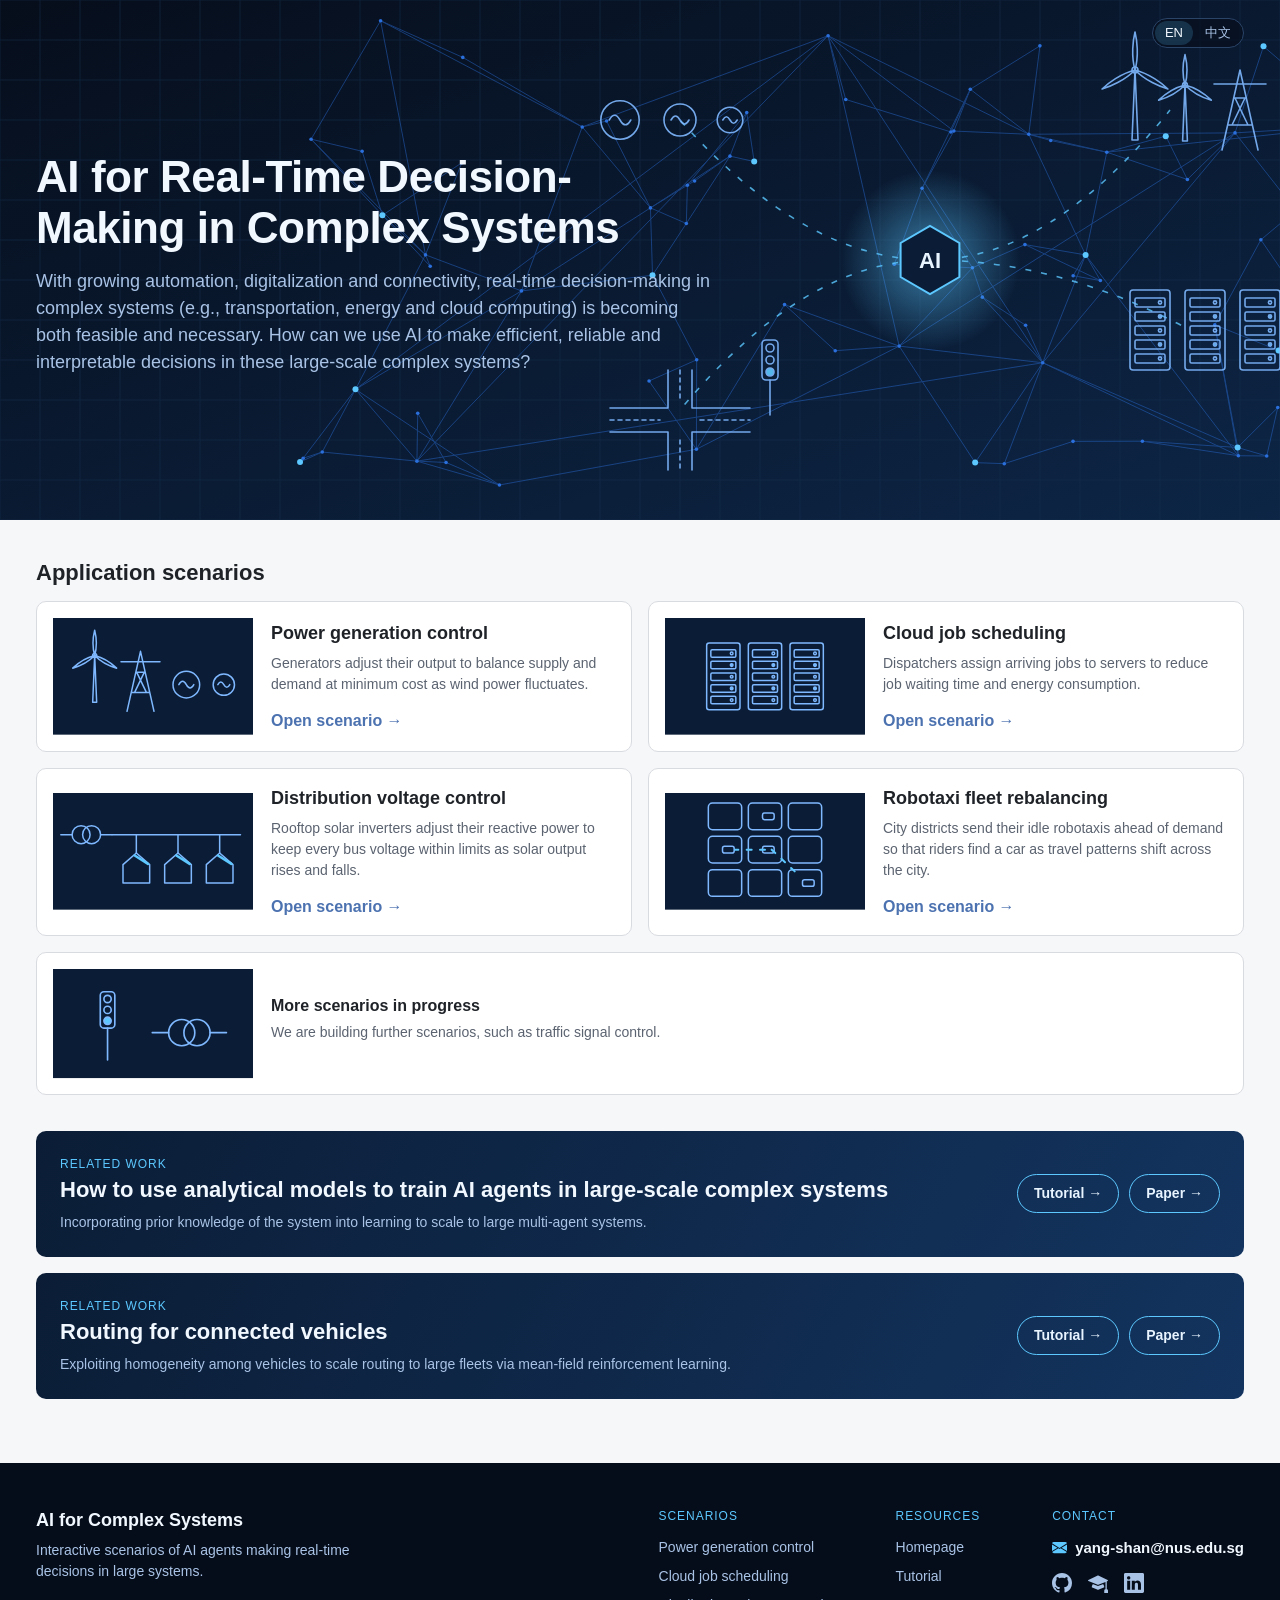
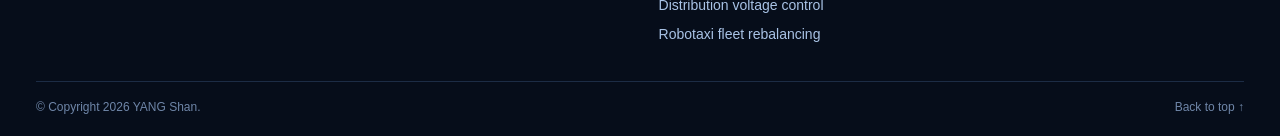
<file: index.html>
<!doctype html>
<html lang="en">
<head>
  <!-- Google tag (gtag.js) -->
  <script async src="https://www.googletagmanager.com/gtag/js?id=G-F93VYS39NR"></script>
  <script>
    window.dataLayer = window.dataLayer || [];
    function gtag(){dataLayer.push(arguments);}
    gtag('js', new Date());
    gtag('config', 'G-F93VYS39NR');
  </script>
  <meta charset="utf-8">
  <meta name="viewport" content="width=device-width, initial-scale=1">
  <title>AI for Complex Systems</title>
  <link rel="stylesheet" href="assets/site.css?v=20261101b">
  <script src="assets/i18n-zh.js?v=20261101b"></script>
  <script src="assets/i18n.js?v=20261101b"></script>
  <link rel="icon" href="assets/favicon.svg" type="image/svg+xml">
  <link rel="icon" href="assets/favicon-32.png" type="image/png" sizes="32x32">
  <link rel="apple-touch-icon" href="assets/apple-touch-icon.png">
</head>
<body>
  <header class="hero">
    <div id="hero-art" class="hero-art" aria-hidden="true"></div>
    <div class="hero-lang"><div data-lang-switch></div></div>
    <div class="hero-text">
      <h1>AI for Real-Time Decision-Making in Complex Systems</h1>
      <p>With growing automation, digitalization and connectivity, real-time decision-making in complex systems (e.g., transportation, energy and cloud computing) is becoming both feasible and necessary. How can we use AI to make efficient, reliable and interpretable decisions in these large-scale complex systems?</p>
    </div>
  </header>

  <main class="page">
    <section class="section" id="scenarios" style="margin-top:8px">
      <h2>Application scenarios</h2>
      <div class="grid-2 scenarios">
        <a class="card scenario" href="power.html">
          <div class="scenario-thumb" id="thumb-power"></div>
          <div>
            <h3>Power generation control</h3>
            <p class="note">Generators adjust their output to balance supply and demand at minimum cost as wind power fluctuates.</p>
            <span class="enter">Open scenario →</span>
          </div>
        </a>
        <a class="card scenario" href="cloud.html">
          <div class="scenario-thumb" id="thumb-cloud"></div>
          <div>
            <h3>Cloud job scheduling</h3>
            <p class="note">Dispatchers assign arriving jobs to servers to reduce job waiting time and energy consumption.</p>
            <span class="enter">Open scenario →</span>
          </div>
        </a>
        <a class="card scenario" href="voltage.html">
          <div class="scenario-thumb" id="thumb-voltage"></div>
          <div>
            <h3>Distribution voltage control</h3>
            <p class="note">Rooftop solar inverters adjust their reactive power to keep every bus voltage within limits as solar output rises and falls.</p>
            <span class="enter">Open scenario →</span>
          </div>
        </a>
        <a class="card scenario" href="rebalancing.html">
          <div class="scenario-thumb" id="thumb-robotaxi"></div>
          <div>
            <h3>Robotaxi fleet rebalancing</h3>
            <p class="note">City districts send their idle robotaxis ahead of demand so that riders find a car as travel patterns shift across the city.</p>
            <span class="enter">Open scenario →</span>
          </div>
        </a>
        <!-- Hidden for now: connected vehicle routing scenario (remove the comment markers to show it again).
        <a class="card scenario" href="routing.html">
          <div class="scenario-thumb" id="thumb-routing"></div>
          <div>
            <h3>Connected vehicle routing</h3>
            <p class="note">Connected vehicles choose their next road in real time, so that traffic incidents do not turn into network-wide congestion.</p>
            <span class="enter">Open scenario →</span>
          </div>
        </a>
        -->
      </div>
      <div class="card more-scenarios">
        <div class="scenario-thumb small" id="thumb-more"></div>
        <div>
          <h3>More scenarios in progress</h3>
          <p class="note">We are building further scenarios, such as traffic signal control.</p>
        </div>
      </div>
    </section>

    <section class="section">
      <div class="card tutorial" id="tutorial-link">
        <div>
          <p class="eyebrow">Related work</p>
          <h2>How to use analytical models to train AI agents in large-scale complex systems</h2>
          <p class="note">Incorporating prior knowledge of the system into learning to scale to large multi-agent systems.</p>
        </div>
        <div class="tutorial-links">
          <a class="pill" href="https://seanys.github.io/blog/2026/why-we-need-analytical-models-to-guide-training-for-scalable-multi-agent-learning/">Tutorial →</a>
          <a class="pill" href="https://arxiv.org/abs/2602.20078">Paper →</a>
        </div>
      </div>
      <div class="card tutorial" id="routing-link">
        <div>
          <p class="eyebrow">Related work</p>
          <h2>Routing for connected vehicles</h2>
          <p class="note">Exploiting homogeneity among vehicles to scale routing to large fleets via mean-field reinforcement learning.</p>
        </div>
        <div class="tutorial-links">
          <a class="pill" href="https://seanys.github.io/blog/2026/routing-for-connected-vehicles/">Tutorial →</a>
          <a class="pill" href="https://www.sciencedirect.com/science/article/abs/pii/S0191261524001218">Paper →</a>
        </div>
      </div>
    </section>
  </main>

  <script src="assets/layout.js?v=20261101b" data-part="footer"></script>

  <script src="data/power.js"></script>
  <script src="data/cloud.js" onerror="window.DGPG_CLOUD = null"></script>
  <script src="assets/plot.js?v=20261101b"></script>
  <script src="assets/home.js?v=20261101b"></script>
</body>
</html>
</file>
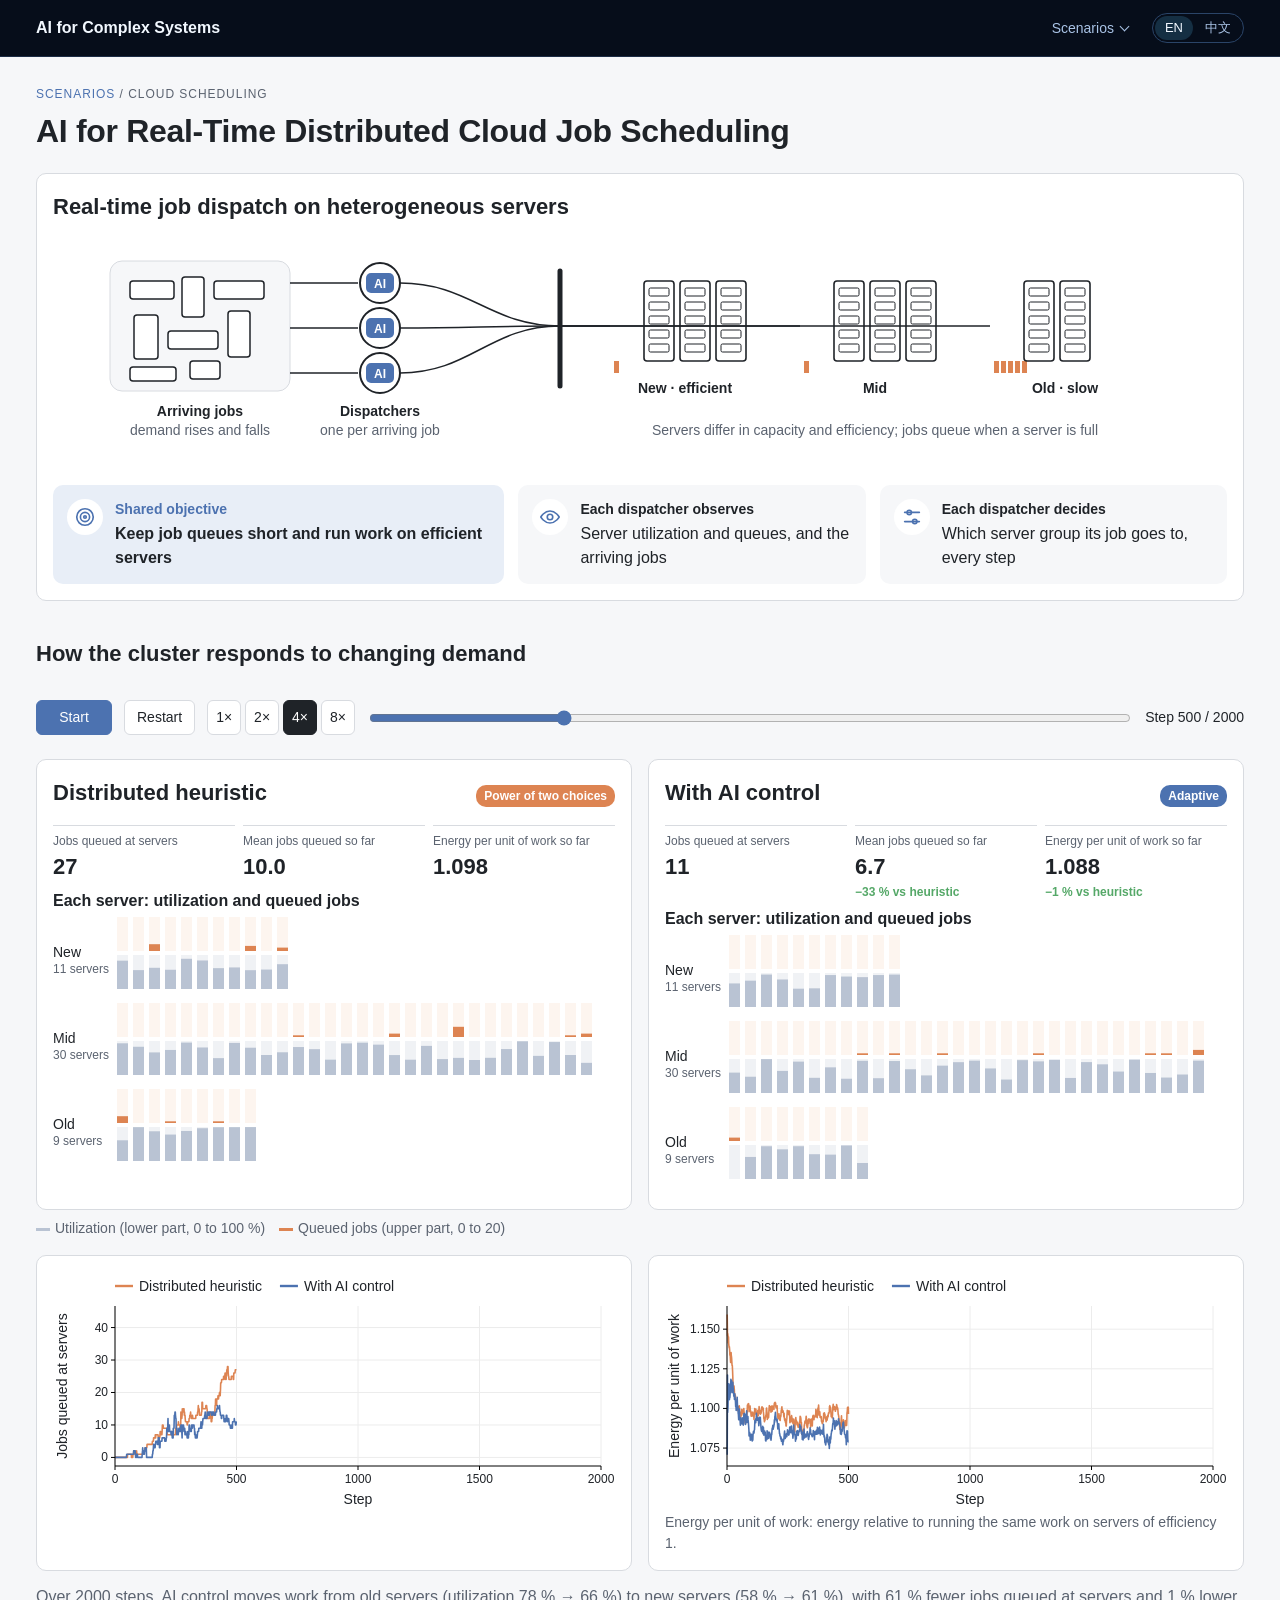
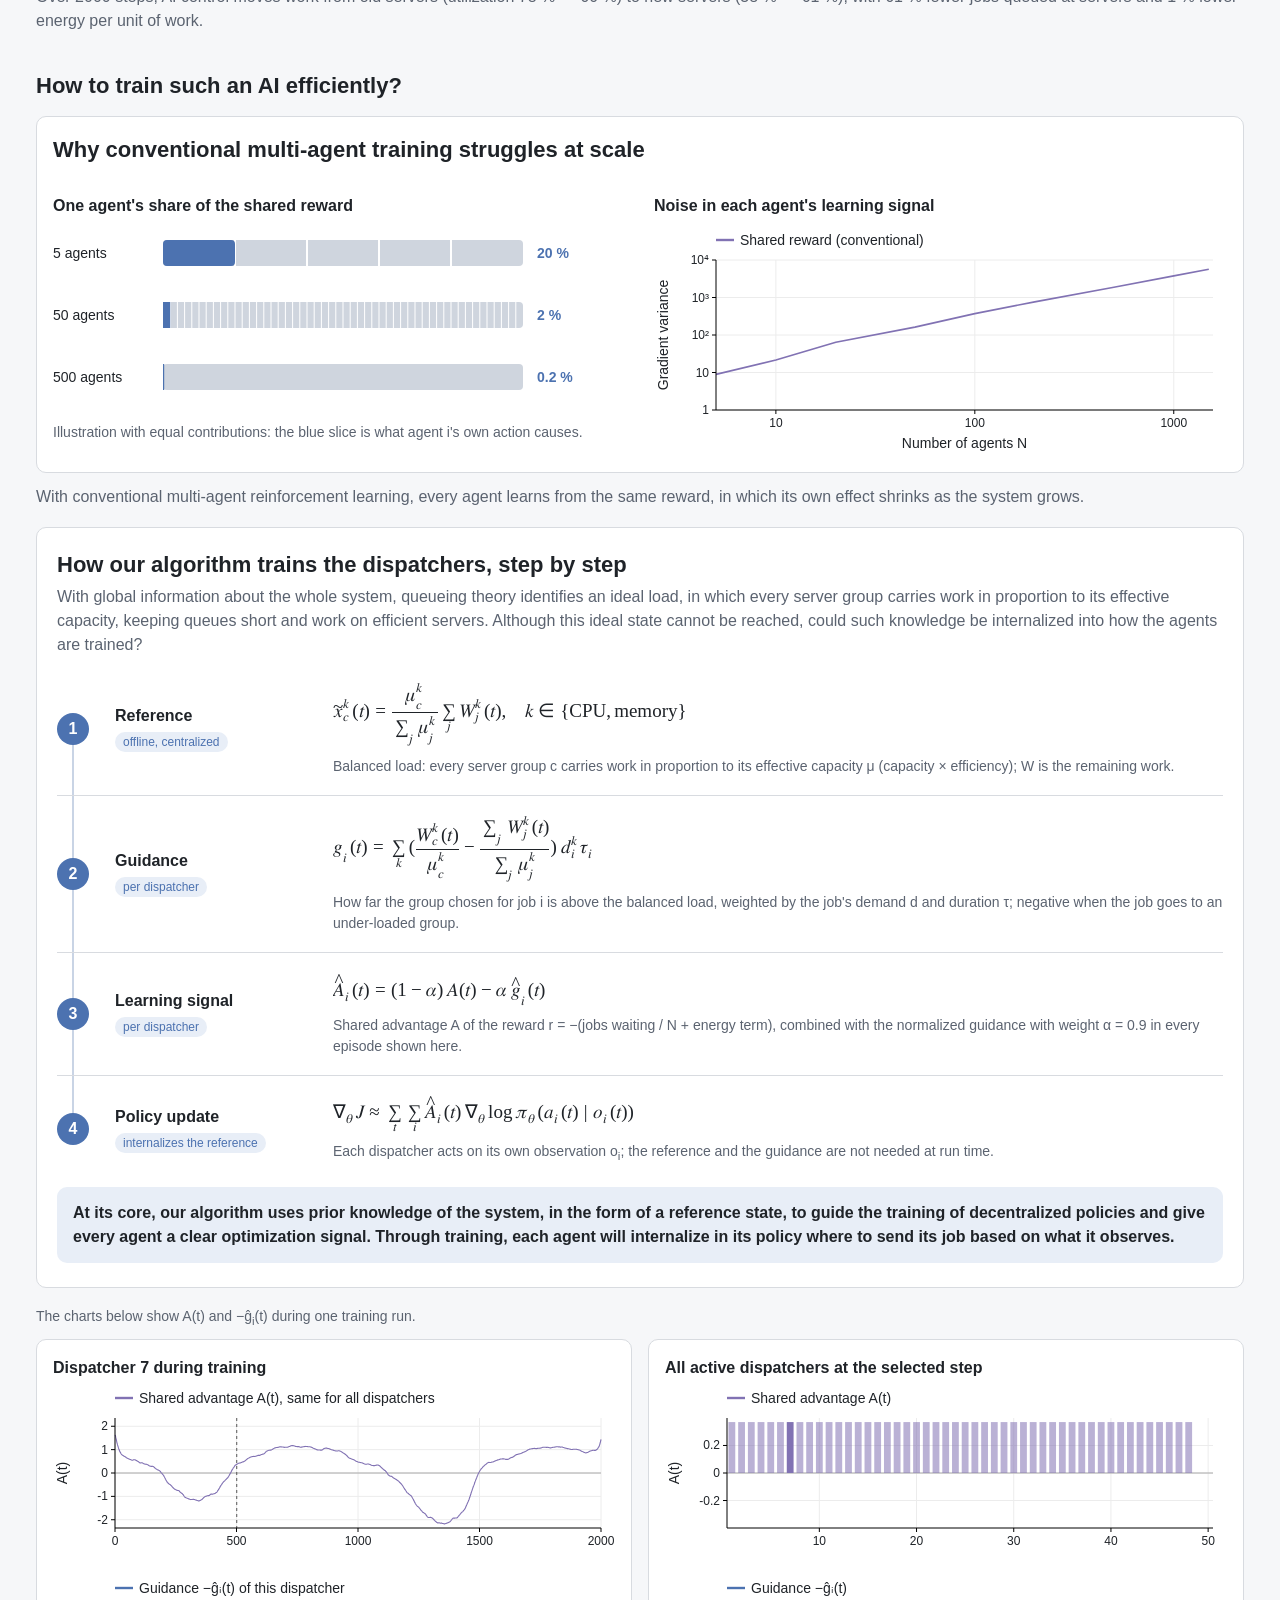
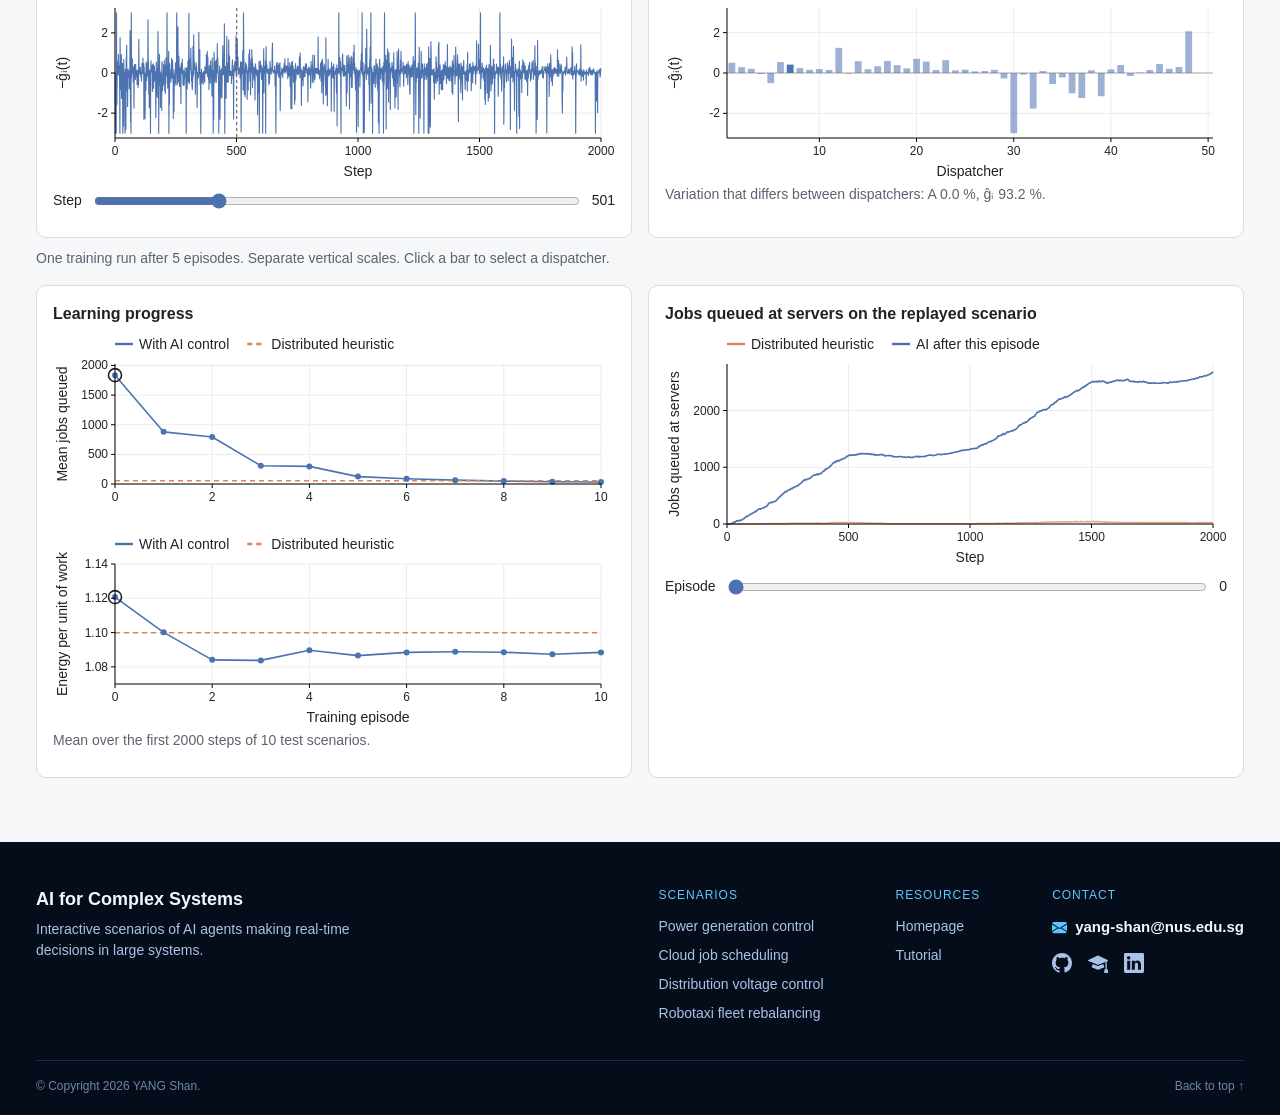
<file: cloud.html>
<!doctype html>
<html lang="en">
<head>
  <!-- Google tag (gtag.js) -->
  <script async src="https://www.googletagmanager.com/gtag/js?id=G-F93VYS39NR"></script>
  <script>
    window.dataLayer = window.dataLayer || [];
    function gtag(){dataLayer.push(arguments);}
    gtag('js', new Date());
    gtag('config', 'G-F93VYS39NR');
  </script>
  <meta charset="utf-8">
  <meta name="viewport" content="width=device-width, initial-scale=1">
  <title>Distributed Job Scheduling</title>
  <link rel="stylesheet" href="assets/site.css?v=20261101b">
  <script src="assets/i18n-zh.js?v=20261101b"></script>
  <script src="assets/i18n.js?v=20261101b"></script>
  <link rel="icon" href="assets/favicon.svg" type="image/svg+xml">
  <link rel="icon" href="assets/favicon-32.png" type="image/png" sizes="32x32">
  <link rel="apple-touch-icon" href="assets/apple-touch-icon.png">
</head>
<body>
  <script src="assets/layout.js?v=20261101b" data-part="header"></script>

  <main class="page">
    <p class="eyebrow"><a href="index.html">Scenarios</a> / Cloud scheduling</p>
    <h1>AI for Real-Time Distributed Cloud Job Scheduling</h1>

    <section class="section card" style="margin-top:18px">
      <h2>Real-time job dispatch on heterogeneous servers</h2>
      <div class="problem">
        <div id="problem-diagram"></div>
        <div class="spec">
          <div class="goal"><svg class="spec-icon" viewBox="0 0 24 24" aria-hidden="true"><circle cx="12" cy="12" r="9"/><circle cx="12" cy="12" r="5"/><circle cx="12" cy="12" r="1.4"/></svg><div><b>Shared objective</b><p>Keep job queues short and run work on efficient servers</p></div></div>
          <div><svg class="spec-icon" viewBox="0 0 24 24" aria-hidden="true"><path d="M2 12s3.6-6.5 10-6.5S22 12 22 12s-3.6 6.5-10 6.5S2 12 2 12z"/><circle cx="12" cy="12" r="3"/></svg><div><b>Each dispatcher observes</b><p>Server utilization and queues, and the arriving jobs</p></div></div>
          <div><svg class="spec-icon" viewBox="0 0 24 24" aria-hidden="true"><line x1="4" y1="7" x2="20" y2="7"/><line x1="4" y1="17" x2="20" y2="17"/><circle cx="9" cy="7" r="2.4"/><circle cx="15" cy="17" r="2.4"/></svg><div><b>Each dispatcher decides</b><p>Which server group its job goes to, every step</p></div></div>
        </div>
      </div>
    </section>

    <section class="section">
      <div class="intro">
        <h2>How the cluster responds to changing demand</h2>
      </div>
    </section>

    <section class="controls" aria-label="Playback controls">
      <button class="primary" id="play" type="button">Start</button>
      <button id="restart" type="button">Restart</button>
      <div class="speed" role="group" aria-label="Playback speed">
        <button type="button" data-speed="1" aria-pressed="false">1×</button>
        <button type="button" data-speed="2" aria-pressed="false">2×</button>
        <button type="button" data-speed="4" aria-pressed="true">4×</button>
        <button type="button" data-speed="8" aria-pressed="false">8×</button>
      </div>
      <input id="time" type="range" min="0" max="2000" value="500" step="1" aria-label="Time">
      <output id="clock">0</output>
    </section>

    <section class="grid-2">
      <article class="card">
        <div class="panel-head"><h2>Distributed heuristic</h2><span class="tag baseline">Power of two choices</span></div>
        <div class="kpis" id="kpi-baseline"></div>
        <h3>Each server: utilization and queued jobs</h3>
        <div class="fleet" id="servers-baseline"></div>
      </article>
      <article class="card">
        <div class="panel-head"><h2>With AI control</h2><span class="tag dgpg">Adaptive</span></div>
        <div class="kpis" id="kpi-dgpg"></div>
        <h3>Each server: utilization and queued jobs</h3>
        <div class="fleet" id="servers-dgpg"></div>
      </article>
    </section>
    <div class="legend-inline">
      <span><i style="background:var(--bar)"></i>Utilization (lower part, 0 to 100 %)</span>
      <span><i style="background:var(--orange)"></i>Queued jobs (upper part, 0 to 20)</span>
    </div>

    <section class="grid-2" style="margin-top:16px">
      <div class="card" id="chart-queued"></div>
      <div class="card"><div id="chart-energy"></div><p class="note" style="margin:0">Energy per unit of work: energy relative to running the same work on servers of efficiency 1.</p></div>
    </section>
    <p class="lead" id="outcome" style="margin-top:14px"></p>

    <section class="section">
      <div class="intro">
        <h2>How to train such an AI efficiently?</h2>
      </div>
      <div class="card grid-2 scaling">
        <h2 style="grid-column:1/-1;margin:0">Why conventional multi-agent training struggles at scale</h2>
        <div>
          <h3>One agent's share of the shared reward</h3>
          <div id="share-bars"></div>
          <p class="note">Illustration with equal contributions: the blue slice is what agent i's own action causes.</p>
        </div>
        <div>
          <h3>Noise in each agent's learning signal</h3>
          <div id="chart-scaling"></div>
        </div>
      </div>
      <p class="lead" style="margin:12px 0 18px">With conventional multi-agent reinforcement learning, every agent learns from the same reward, in which its own effect shrinks as the system grows.</p>
      <div class="card steps">
        <h2 style="margin:12px 0 4px">How our algorithm trains the dispatchers, step by step</h2>
        <p class="steps-lead">With global information about the whole system, queueing theory identifies an ideal load, in which every server group carries work in proportion to its effective capacity, keeping queues short and work on efficient servers. Although this ideal state cannot be reached, could such knowledge be internalized into how the agents are trained?</p>
        <div class="step">
          <span class="step-num">1</span>
          <div class="step-head"><b>Reference</b><span class="step-tag">offline, centralized</span></div>
          <div class="step-body"><div class="step-formula"><math displaystyle="true"><msubsup><mover accent="true"><mi>x</mi><mo>~</mo></mover><mi>c</mi><mi>k</mi></msubsup><mo stretchy="false">(</mo><mi>t</mi><mo stretchy="false">)</mo><mo>=</mo><mfrac><mrow><msubsup><mi>μ</mi><mi>c</mi><mi>k</mi></msubsup></mrow><mrow><munder><mo>∑</mo><mi>j</mi></munder><msubsup><mi>μ</mi><mi>j</mi><mi>k</mi></msubsup></mrow></mfrac><munder><mo>∑</mo><mi>j</mi></munder><msubsup><mi>W</mi><mi>j</mi><mi>k</mi></msubsup><mo stretchy="false">(</mo><mi>t</mi><mo stretchy="false">)</mo><mo>,</mo><mspace width="0.8em"/><mi>k</mi><mo>∈</mo><mo stretchy="false">{</mo><mtext>CPU</mtext><mo>,</mo><mtext>memory</mtext><mo stretchy="false">}</mo></math></div><p>Balanced load: every server group c carries work in proportion to its effective capacity μ (capacity × efficiency); W is the remaining work.</p></div>
        </div>
        <div class="step">
          <span class="step-num">2</span>
          <div class="step-head"><b>Guidance</b><span class="step-tag">per dispatcher</span></div>
          <div class="step-body"><div class="step-formula"><math displaystyle="true"><msub><mi>g</mi><mi>i</mi></msub><mo stretchy="false">(</mo><mi>t</mi><mo stretchy="false">)</mo><mo>=</mo><munder><mo>∑</mo><mi>k</mi></munder><mo>(</mo><mfrac><mrow><msubsup><mi>W</mi><mi>c</mi><mi>k</mi></msubsup><mo stretchy="false">(</mo><mi>t</mi><mo stretchy="false">)</mo></mrow><mrow><msubsup><mi>μ</mi><mi>c</mi><mi>k</mi></msubsup></mrow></mfrac><mo>−</mo><mfrac><mrow><munder><mo>∑</mo><mi>j</mi></munder><msubsup><mi>W</mi><mi>j</mi><mi>k</mi></msubsup><mo stretchy="false">(</mo><mi>t</mi><mo stretchy="false">)</mo></mrow><mrow><munder><mo>∑</mo><mi>j</mi></munder><msubsup><mi>μ</mi><mi>j</mi><mi>k</mi></msubsup></mrow></mfrac><mo>)</mo><mspace width="0.2em"/><msubsup><mi>d</mi><mi>i</mi><mi>k</mi></msubsup><msub><mi>τ</mi><mi>i</mi></msub></math></div><p>How far the group chosen for job i is above the balanced load, weighted by the job's demand d and duration τ; negative when the job goes to an under-loaded group.</p></div>
        </div>
        <div class="step">
          <span class="step-num">3</span>
          <div class="step-head"><b>Learning signal</b><span class="step-tag">per dispatcher</span></div>
          <div class="step-body"><div class="step-formula"><math displaystyle="true"><msub><mover accent="true"><mi>A</mi><mo>^</mo></mover><mi>i</mi></msub><mo stretchy="false">(</mo><mi>t</mi><mo stretchy="false">)</mo><mo>=</mo><mo stretchy="false">(</mo><mn>1</mn><mo>−</mo><mi>α</mi><mo stretchy="false">)</mo><mspace width="0.2em"/><mi>A</mi><mo stretchy="false">(</mo><mi>t</mi><mo stretchy="false">)</mo><mo>−</mo><mi>α</mi><mspace width="0.2em"/><msub><mover accent="true"><mi>g</mi><mo>^</mo></mover><mi>i</mi></msub><mo stretchy="false">(</mo><mi>t</mi><mo stretchy="false">)</mo></math></div><p>Shared advantage A of the reward r = −(jobs waiting / N + energy term), combined with the normalized guidance with weight α = 0.9 in every episode shown here.</p></div>
        </div>
        <div class="step">
          <span class="step-num">4</span>
          <div class="step-head"><b>Policy update</b><span class="step-tag">internalizes the reference</span></div>
          <div class="step-body"><div class="step-formula"><math displaystyle="true"><msub><mo>∇</mo><mi>θ</mi></msub><mi>J</mi><mo>≈</mo><munder><mo>∑</mo><mi>t</mi></munder><munder><mo>∑</mo><mi>i</mi></munder><msub><mover accent="true"><mi>A</mi><mo>^</mo></mover><mi>i</mi></msub><mo stretchy="false">(</mo><mi>t</mi><mo stretchy="false">)</mo><mspace width="0.2em"/><msub><mo>∇</mo><mi>θ</mi></msub><mi>log</mi><mo>⁡</mo><mspace width="0.17em"/><msub><mi>π</mi><mi>θ</mi></msub><mo stretchy="false">(</mo><msub><mi>a</mi><mi>i</mi></msub><mo stretchy="false">(</mo><mi>t</mi><mo stretchy="false">)</mo><mo stretchy="false">|</mo><msub><mi>o</mi><mi>i</mi></msub><mo stretchy="false">(</mo><mi>t</mi><mo stretchy="false">)</mo><mo stretchy="false">)</mo></math></div><p>Each dispatcher acts on its own observation o<sub>i</sub>; the reference and the guidance are not needed at run time.</p></div>
        </div>
        <p class="steps-summary">At its core, our algorithm uses prior knowledge of the system, in the form of a reference state, to guide the training of decentralized policies and give every agent a clear optimization signal. Through training, each agent will internalize in its policy where to send its job based on what it observes.</p>
      </div>
      <p class="note" style="margin:18px 0 10px">The charts below show A(t) and −ĝ<sub>i</sub>(t) during one training run.</p>
      <div class="grid-2">
        <div class="card">
          <h3 id="signal-title">One dispatcher during training</h3>
          <div id="chart-signal-reward"></div>
          <div id="chart-signal-guide"></div>
          <div class="slider-row"><span>Step</span><input id="signal-step" type="range" min="0" max="1999" value="500"><output id="signal-step-out"></output></div>
        </div>
        <div class="card">
          <h3>All active dispatchers at the selected step</h3>
          <div id="chart-bars-reward"></div>
          <div id="chart-bars-guide"></div>
          <p class="note" id="spread-note"></p>
        </div>
      </div>
      <p class="note" style="margin-top:10px">One training run after 5 episodes. Separate vertical scales. Click a bar to select a dispatcher.</p>

      <div class="grid-2" style="margin-top:16px">
        <div class="card">
          <h3>Learning progress</h3>
          <div id="chart-curve-queued"></div>
          <div id="chart-curve-energy"></div>
          <p class="note" id="curve-note"></p>
        </div>
        <div class="card">
          <h3>Jobs queued at servers on the replayed scenario</h3>
          <div id="chart-progress"></div>
          <div class="slider-row"><span>Episode</span><input id="episode" type="range" min="0" max="9" value="0" step="1"><output id="episode-out"></output></div>
        </div>
      </div>
    </section>
  </main>

  <script src="assets/layout.js?v=20261101b" data-part="footer"></script>

  <script src="data/cloud.js"></script>
  <script src="data/variance.js"></script>
  <script src="assets/plot.js?v=20261101b"></script>
  <script src="assets/cloud.js?v=20261101b"></script>
  <script src="assets/scaling.js?v=20261101b"></script>
</body>
</html>
</file>
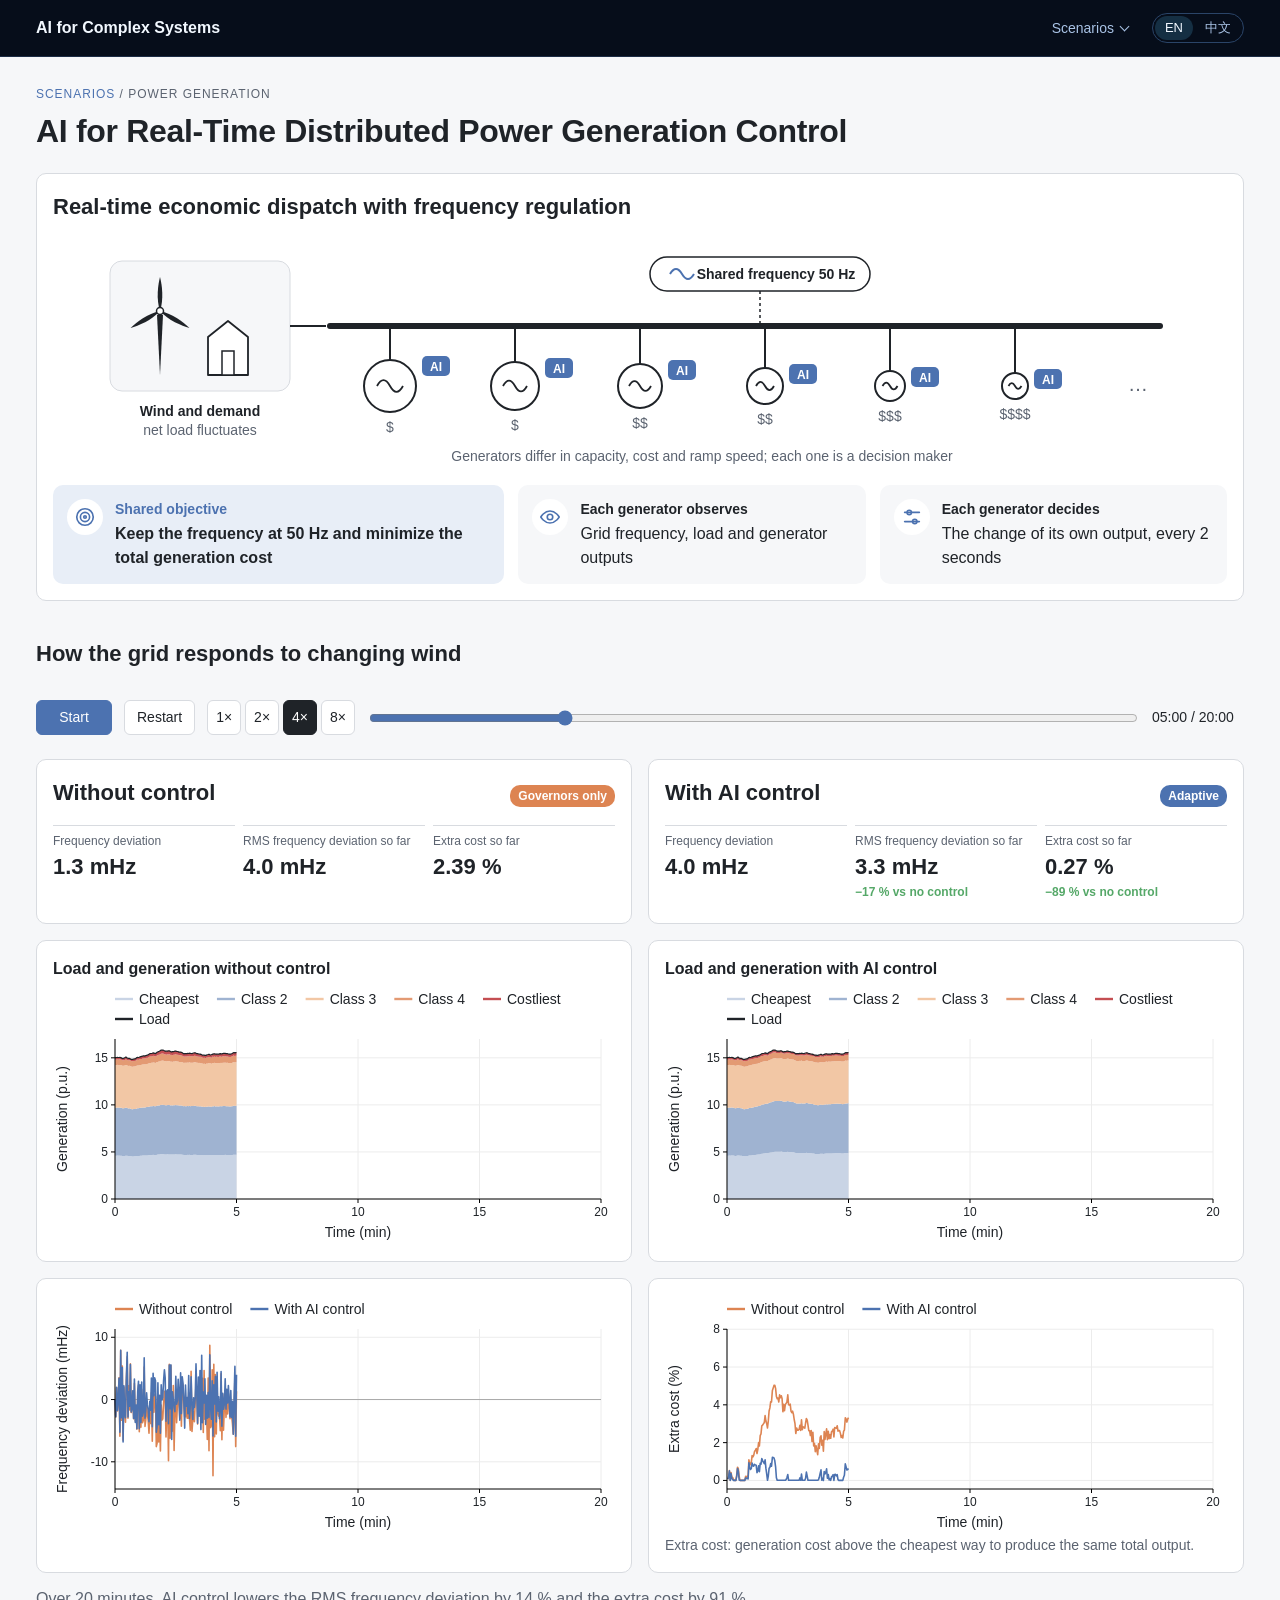
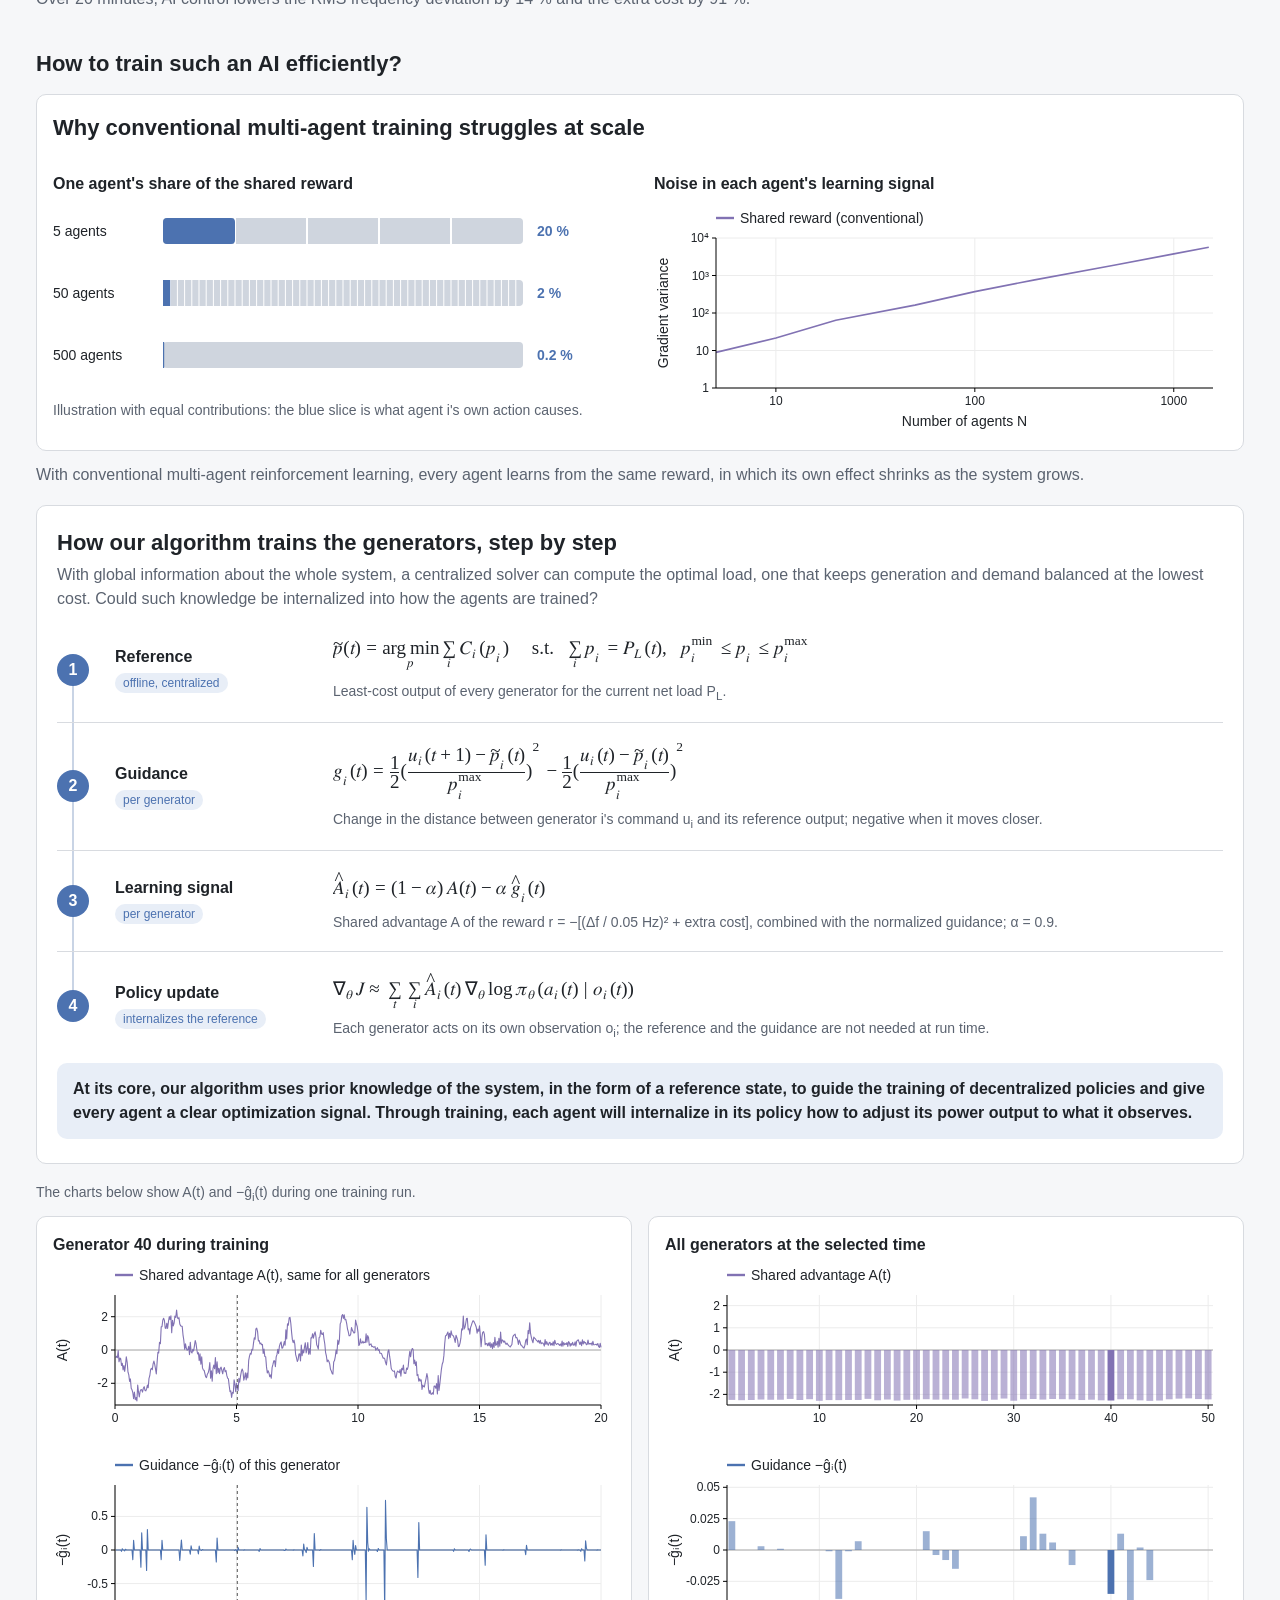
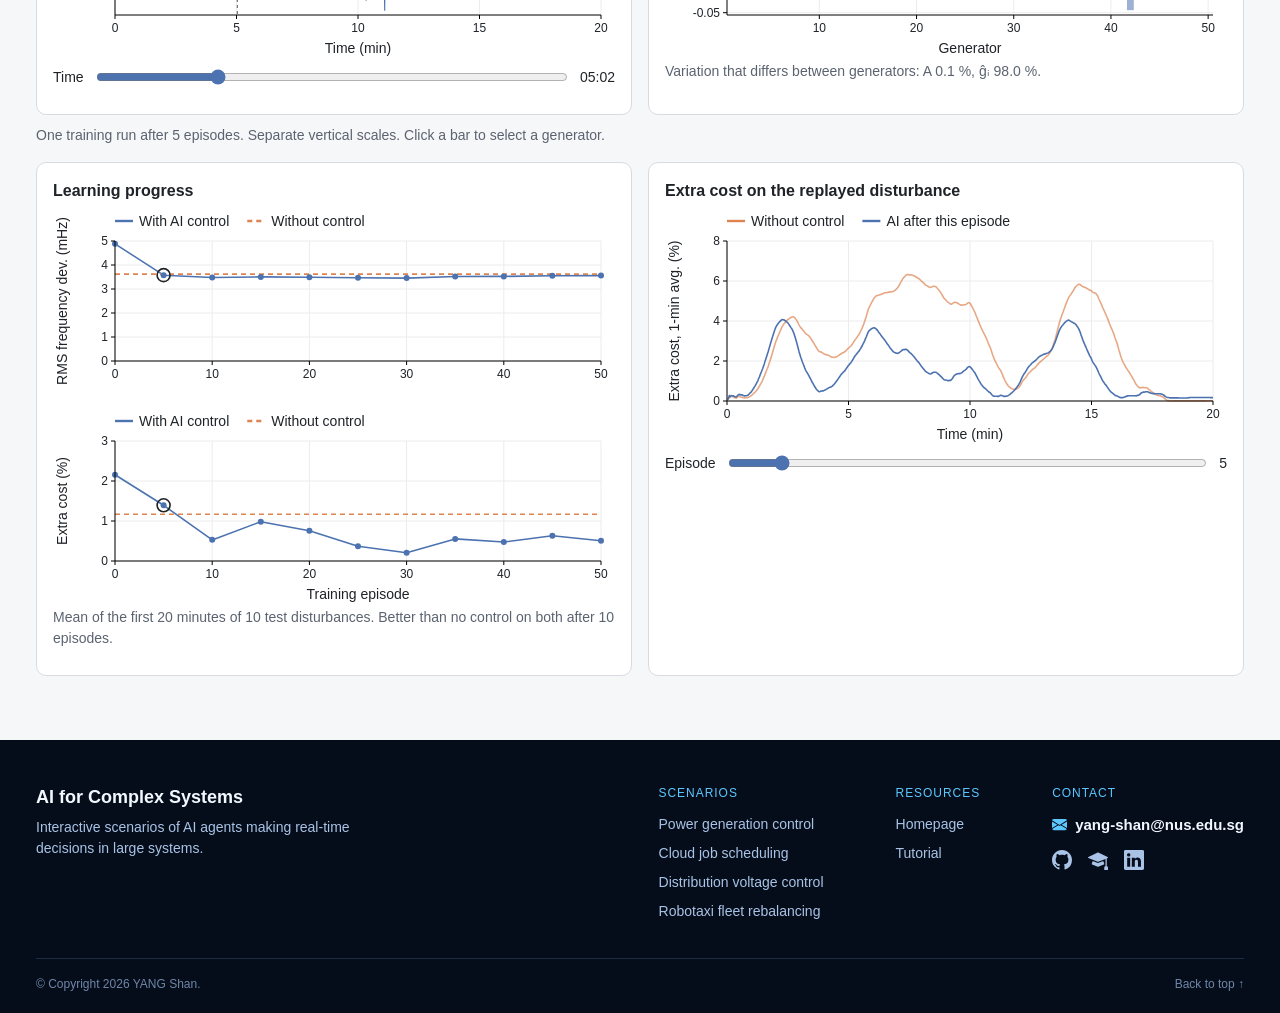
<file: power.html>
<!doctype html>
<html lang="en">
<head>
  <!-- Google tag (gtag.js) -->
  <script async src="https://www.googletagmanager.com/gtag/js?id=G-F93VYS39NR"></script>
  <script>
    window.dataLayer = window.dataLayer || [];
    function gtag(){dataLayer.push(arguments);}
    gtag('js', new Date());
    gtag('config', 'G-F93VYS39NR');
  </script>
  <meta charset="utf-8">
  <meta name="viewport" content="width=device-width, initial-scale=1">
  <title>Distributed Generation Control</title>
  <link rel="stylesheet" href="assets/site.css?v=20261101b">
  <script src="assets/i18n-zh.js?v=20261101b"></script>
  <script src="assets/i18n.js?v=20261101b"></script>
  <link rel="icon" href="assets/favicon.svg" type="image/svg+xml">
  <link rel="icon" href="assets/favicon-32.png" type="image/png" sizes="32x32">
  <link rel="apple-touch-icon" href="assets/apple-touch-icon.png">
</head>
<body>
  <script src="assets/layout.js?v=20261101b" data-part="header"></script>

  <main class="page">
    <p class="eyebrow"><a href="index.html">Scenarios</a> / Power generation</p>
    <h1>AI for Real-Time Distributed Power Generation Control</h1>

    <section class="section card" style="margin-top:18px">
      <h2>Real-time economic dispatch with frequency regulation</h2>
      <div class="problem">
        <div id="problem-diagram"></div>
        <div class="spec">
          <div class="goal"><svg class="spec-icon" viewBox="0 0 24 24" aria-hidden="true"><circle cx="12" cy="12" r="9"/><circle cx="12" cy="12" r="5"/><circle cx="12" cy="12" r="1.4"/></svg><div><b>Shared objective</b><p>Keep the frequency at 50 Hz and minimize the total generation cost</p></div></div>
          <div><svg class="spec-icon" viewBox="0 0 24 24" aria-hidden="true"><path d="M2 12s3.6-6.5 10-6.5S22 12 22 12s-3.6 6.5-10 6.5S2 12 2 12z"/><circle cx="12" cy="12" r="3"/></svg><div><b>Each generator observes</b><p>Grid frequency, load and generator outputs</p></div></div>
          <div><svg class="spec-icon" viewBox="0 0 24 24" aria-hidden="true"><line x1="4" y1="7" x2="20" y2="7"/><line x1="4" y1="17" x2="20" y2="17"/><circle cx="9" cy="7" r="2.4"/><circle cx="15" cy="17" r="2.4"/></svg><div><b>Each generator decides</b><p>The change of its own output, every 2 seconds</p></div></div>
        </div>
      </div>
    </section>

    <section class="section">
      <div class="intro">
        <h2>How the grid responds to changing wind</h2>
      </div>
    </section>

    <section class="controls" aria-label="Playback controls">
      <button class="primary" id="play" type="button">Start</button>
      <button id="restart" type="button">Restart</button>
      <div class="speed" role="group" aria-label="Playback speed">
        <button type="button" data-speed="1" aria-pressed="false">1×</button>
        <button type="button" data-speed="2" aria-pressed="false">2×</button>
        <button type="button" data-speed="4" aria-pressed="true">4×</button>
        <button type="button" data-speed="8" aria-pressed="false">8×</button>
      </div>
      <input id="time" type="range" min="0" max="1200" value="150" step="1" aria-label="Time">
      <output id="clock">00:00</output>
    </section>

    <section class="grid-2">
      <article class="card">
        <div class="panel-head"><h2>Without control</h2><span class="tag baseline">Governors only</span></div>
        <div class="kpis" id="kpi-baseline"></div>
      </article>
      <article class="card">
        <div class="panel-head"><h2>With AI control</h2><span class="tag dgpg">Adaptive</span></div>
        <div class="kpis" id="kpi-dgpg"></div>
      </article>
    </section>
    <section class="grid-2" style="margin-top:16px">
      <div class="card"><h3>Load and generation without control</h3><div id="chart-gen-baseline"></div></div>
      <div class="card"><h3>Load and generation with AI control</h3><div id="chart-gen-dgpg"></div></div>
      <div class="card" id="chart-frequency"></div>
      <div class="card"><div id="chart-cost"></div><p class="note" style="margin:0">Extra cost: generation cost above the cheapest way to produce the same total output.</p></div>
    </section>
    <p class="lead" id="outcome" style="margin-top:14px"></p>

    <section class="section">
      <div class="intro">
        <h2>How to train such an AI efficiently?</h2>
      </div>
      <div class="card grid-2 scaling">
        <h2 style="grid-column:1/-1;margin:0">Why conventional multi-agent training struggles at scale</h2>
        <div>
          <h3>One agent's share of the shared reward</h3>
          <div id="share-bars"></div>
          <p class="note">Illustration with equal contributions: the blue slice is what agent i's own action causes.</p>
        </div>
        <div>
          <h3>Noise in each agent's learning signal</h3>
          <div id="chart-scaling"></div>
        </div>
      </div>
      <p class="lead" style="margin:12px 0 18px">With conventional multi-agent reinforcement learning, every agent learns from the same reward, in which its own effect shrinks as the system grows.</p>
      <div class="card steps">
        <h2 style="margin:12px 0 4px">How our algorithm trains the generators, step by step</h2>
        <p class="steps-lead">With global information about the whole system, a centralized solver can compute the optimal load, one that keeps generation and demand balanced at the lowest cost. Could such knowledge be internalized into how the agents are trained?</p>
        <div class="step">
          <span class="step-num">1</span>
          <div class="step-head"><b>Reference</b><span class="step-tag">offline, centralized</span></div>
          <div class="step-body"><div class="step-formula"><math displaystyle="true"><mover accent="true"><mi>p</mi><mo>~</mo></mover><mo stretchy="false">(</mo><mi>t</mi><mo stretchy="false">)</mo><mo>=</mo><munder><mrow><mi>arg</mi><mspace width="0.2em"/><mi>min</mi></mrow><mi>p</mi></munder><munder><mo>∑</mo><mi>i</mi></munder><msub><mi>C</mi><mi>i</mi></msub><mo stretchy="false">(</mo><msub><mi>p</mi><mi>i</mi></msub><mo stretchy="false">)</mo><mspace width="1.2em"/><mtext>s.t.</mtext><mspace width="0.6em"/><munder><mo>∑</mo><mi>i</mi></munder><msub><mi>p</mi><mi>i</mi></msub><mo>=</mo><msub><mi>P</mi><mi>L</mi></msub><mo stretchy="false">(</mo><mi>t</mi><mo stretchy="false">)</mo><mo>,</mo><mspace width="0.6em"/><msubsup><mi>p</mi><mi>i</mi><mi>min</mi></msubsup><mo>≤</mo><msub><mi>p</mi><mi>i</mi></msub><mo>≤</mo><msubsup><mi>p</mi><mi>i</mi><mi>max</mi></msubsup></math></div><p>Least-cost output of every generator for the current net load P<sub>L</sub>.</p></div>
        </div>
        <div class="step">
          <span class="step-num">2</span>
          <div class="step-head"><b>Guidance</b><span class="step-tag">per generator</span></div>
          <div class="step-body"><div class="step-formula"><math displaystyle="true"><msub><mi>g</mi><mi>i</mi></msub><mo stretchy="false">(</mo><mi>t</mi><mo stretchy="false">)</mo><mo>=</mo><mfrac><mn>1</mn><mn>2</mn></mfrac><msup><mrow><mo>(</mo><mfrac><mrow><msub><mi>u</mi><mi>i</mi></msub><mo stretchy="false">(</mo><mi>t</mi><mo>+</mo><mn>1</mn><mo stretchy="false">)</mo><mo>−</mo><msub><mover accent="true"><mi>p</mi><mo>~</mo></mover><mi>i</mi></msub><mo stretchy="false">(</mo><mi>t</mi><mo stretchy="false">)</mo></mrow><mrow><msubsup><mi>p</mi><mi>i</mi><mi>max</mi></msubsup></mrow></mfrac><mo>)</mo></mrow><mn>2</mn></msup><mo>−</mo><mfrac><mn>1</mn><mn>2</mn></mfrac><msup><mrow><mo>(</mo><mfrac><mrow><msub><mi>u</mi><mi>i</mi></msub><mo stretchy="false">(</mo><mi>t</mi><mo stretchy="false">)</mo><mo>−</mo><msub><mover accent="true"><mi>p</mi><mo>~</mo></mover><mi>i</mi></msub><mo stretchy="false">(</mo><mi>t</mi><mo stretchy="false">)</mo></mrow><mrow><msubsup><mi>p</mi><mi>i</mi><mi>max</mi></msubsup></mrow></mfrac><mo>)</mo></mrow><mn>2</mn></msup></math></div><p>Change in the distance between generator i's command u<sub>i</sub> and its reference output; negative when it moves closer.</p></div>
        </div>
        <div class="step">
          <span class="step-num">3</span>
          <div class="step-head"><b>Learning signal</b><span class="step-tag">per generator</span></div>
          <div class="step-body"><div class="step-formula"><math displaystyle="true"><msub><mover accent="true"><mi>A</mi><mo>^</mo></mover><mi>i</mi></msub><mo stretchy="false">(</mo><mi>t</mi><mo stretchy="false">)</mo><mo>=</mo><mo stretchy="false">(</mo><mn>1</mn><mo>−</mo><mi>α</mi><mo stretchy="false">)</mo><mspace width="0.2em"/><mi>A</mi><mo stretchy="false">(</mo><mi>t</mi><mo stretchy="false">)</mo><mo>−</mo><mi>α</mi><mspace width="0.2em"/><msub><mover accent="true"><mi>g</mi><mo>^</mo></mover><mi>i</mi></msub><mo stretchy="false">(</mo><mi>t</mi><mo stretchy="false">)</mo></math></div><p>Shared advantage A of the reward r = −[(Δf / 0.05 Hz)² + extra cost], combined with the normalized guidance; α = 0.9.</p></div>
        </div>
        <div class="step">
          <span class="step-num">4</span>
          <div class="step-head"><b>Policy update</b><span class="step-tag">internalizes the reference</span></div>
          <div class="step-body"><div class="step-formula"><math displaystyle="true"><msub><mo>∇</mo><mi>θ</mi></msub><mi>J</mi><mo>≈</mo><munder><mo>∑</mo><mi>t</mi></munder><munder><mo>∑</mo><mi>i</mi></munder><msub><mover accent="true"><mi>A</mi><mo>^</mo></mover><mi>i</mi></msub><mo stretchy="false">(</mo><mi>t</mi><mo stretchy="false">)</mo><mspace width="0.2em"/><msub><mo>∇</mo><mi>θ</mi></msub><mi>log</mi><mo>⁡</mo><mspace width="0.17em"/><msub><mi>π</mi><mi>θ</mi></msub><mo stretchy="false">(</mo><msub><mi>a</mi><mi>i</mi></msub><mo stretchy="false">(</mo><mi>t</mi><mo stretchy="false">)</mo><mo stretchy="false">|</mo><msub><mi>o</mi><mi>i</mi></msub><mo stretchy="false">(</mo><mi>t</mi><mo stretchy="false">)</mo><mo stretchy="false">)</mo></math></div><p>Each generator acts on its own observation o<sub>i</sub>; the reference and the guidance are not needed at run time.</p></div>
        </div>
        <p class="steps-summary">At its core, our algorithm uses prior knowledge of the system, in the form of a reference state, to guide the training of decentralized policies and give every agent a clear optimization signal. Through training, each agent will internalize in its policy how to adjust its power output to what it observes.</p>
      </div>
      <p class="note" style="margin:18px 0 10px">The charts below show A(t) and −ĝ<sub>i</sub>(t) during one training run.</p>
      <div class="grid-2">
        <div class="card">
          <h3 id="signal-title">One generator during training</h3>
          <div id="chart-signal-reward"></div>
          <div id="chart-signal-guide"></div>
          <div class="slider-row"><span>Time</span><input id="signal-step" type="range" min="0" max="1199" value="150"><output id="signal-step-out"></output></div>
        </div>
        <div class="card">
          <h3>All generators at the selected time</h3>
          <div id="chart-bars-reward"></div>
          <div id="chart-bars-guide"></div>
          <p class="note" id="spread-note"></p>
        </div>
      </div>
      <p class="note" style="margin-top:10px">One training run after 5 episodes. Separate vertical scales. Click a bar to select a generator.</p>

      <div class="grid-2" style="margin-top:16px">
        <div class="card">
          <h3>Learning progress</h3>
          <div id="chart-curve-frequency"></div>
          <div id="chart-curve-cost"></div>
          <p class="note" id="curve-note"></p>
        </div>
        <div class="card">
          <h3>Extra cost on the replayed disturbance</h3>
          <div id="chart-progress"></div>
          <div class="slider-row"><span>Episode</span><input id="episode" type="range" min="0" max="10" value="1" step="1"><output id="episode-out"></output></div>
        </div>
      </div>
    </section>

  </main>

  <script src="assets/layout.js?v=20261101b" data-part="footer"></script>

  <script src="data/power.js"></script>
  <script src="data/variance.js"></script>
  <script src="assets/plot.js?v=20261101b"></script>
  <script src="assets/power.js?v=20261101b"></script>
  <script src="assets/scaling.js?v=20261101b"></script>
</body>
</html>
</file>
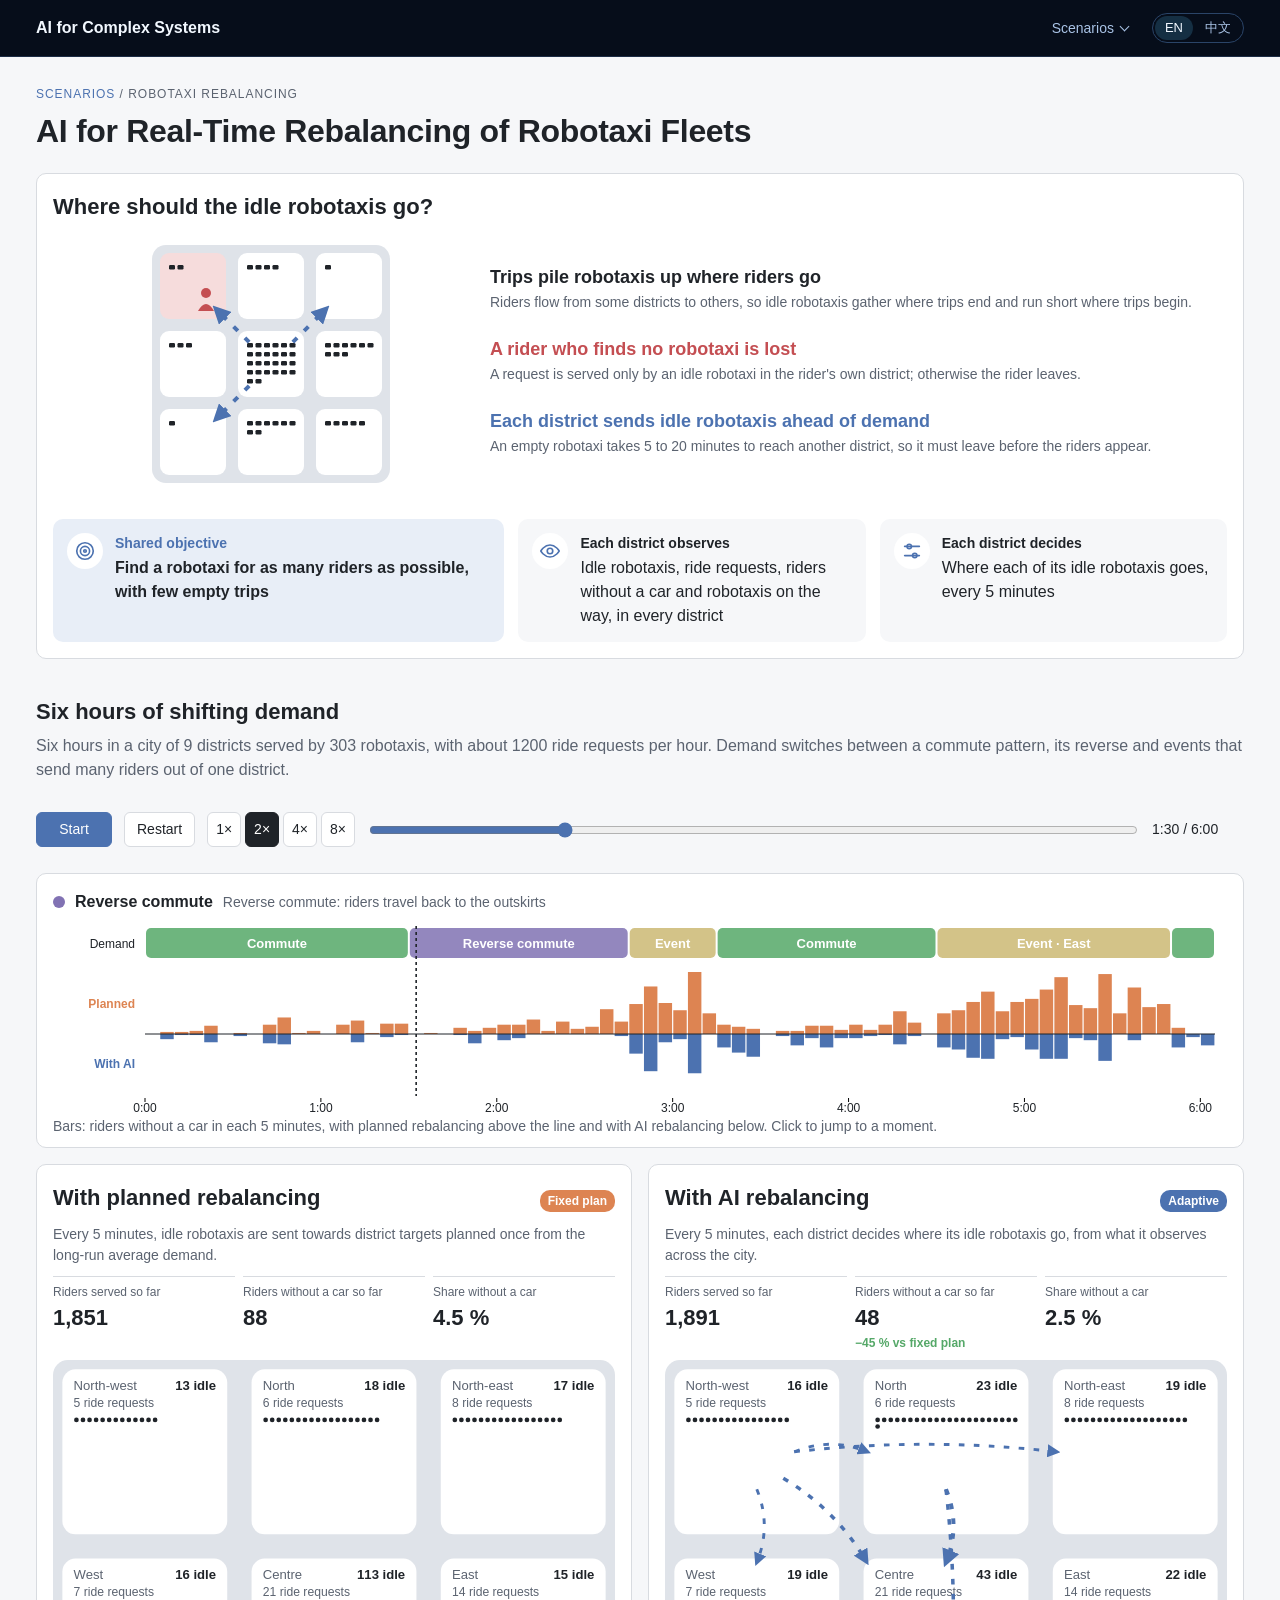
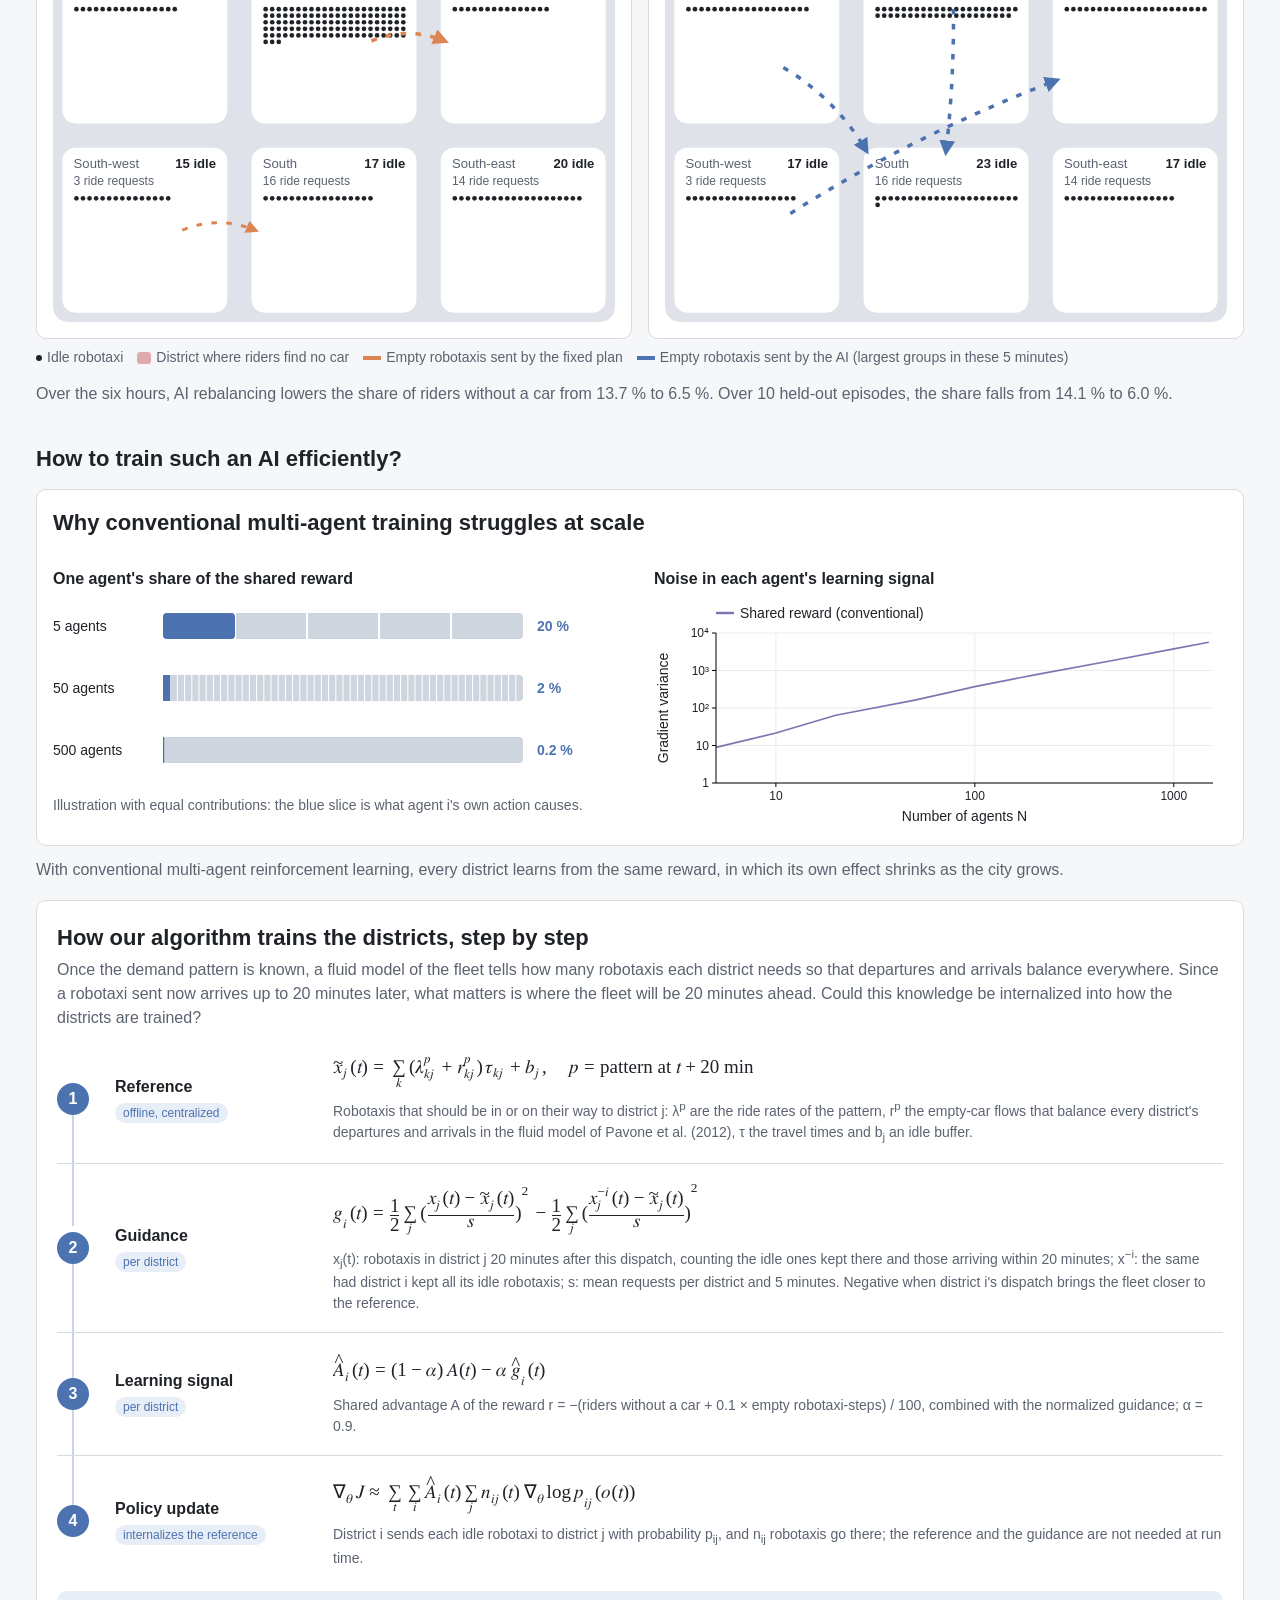
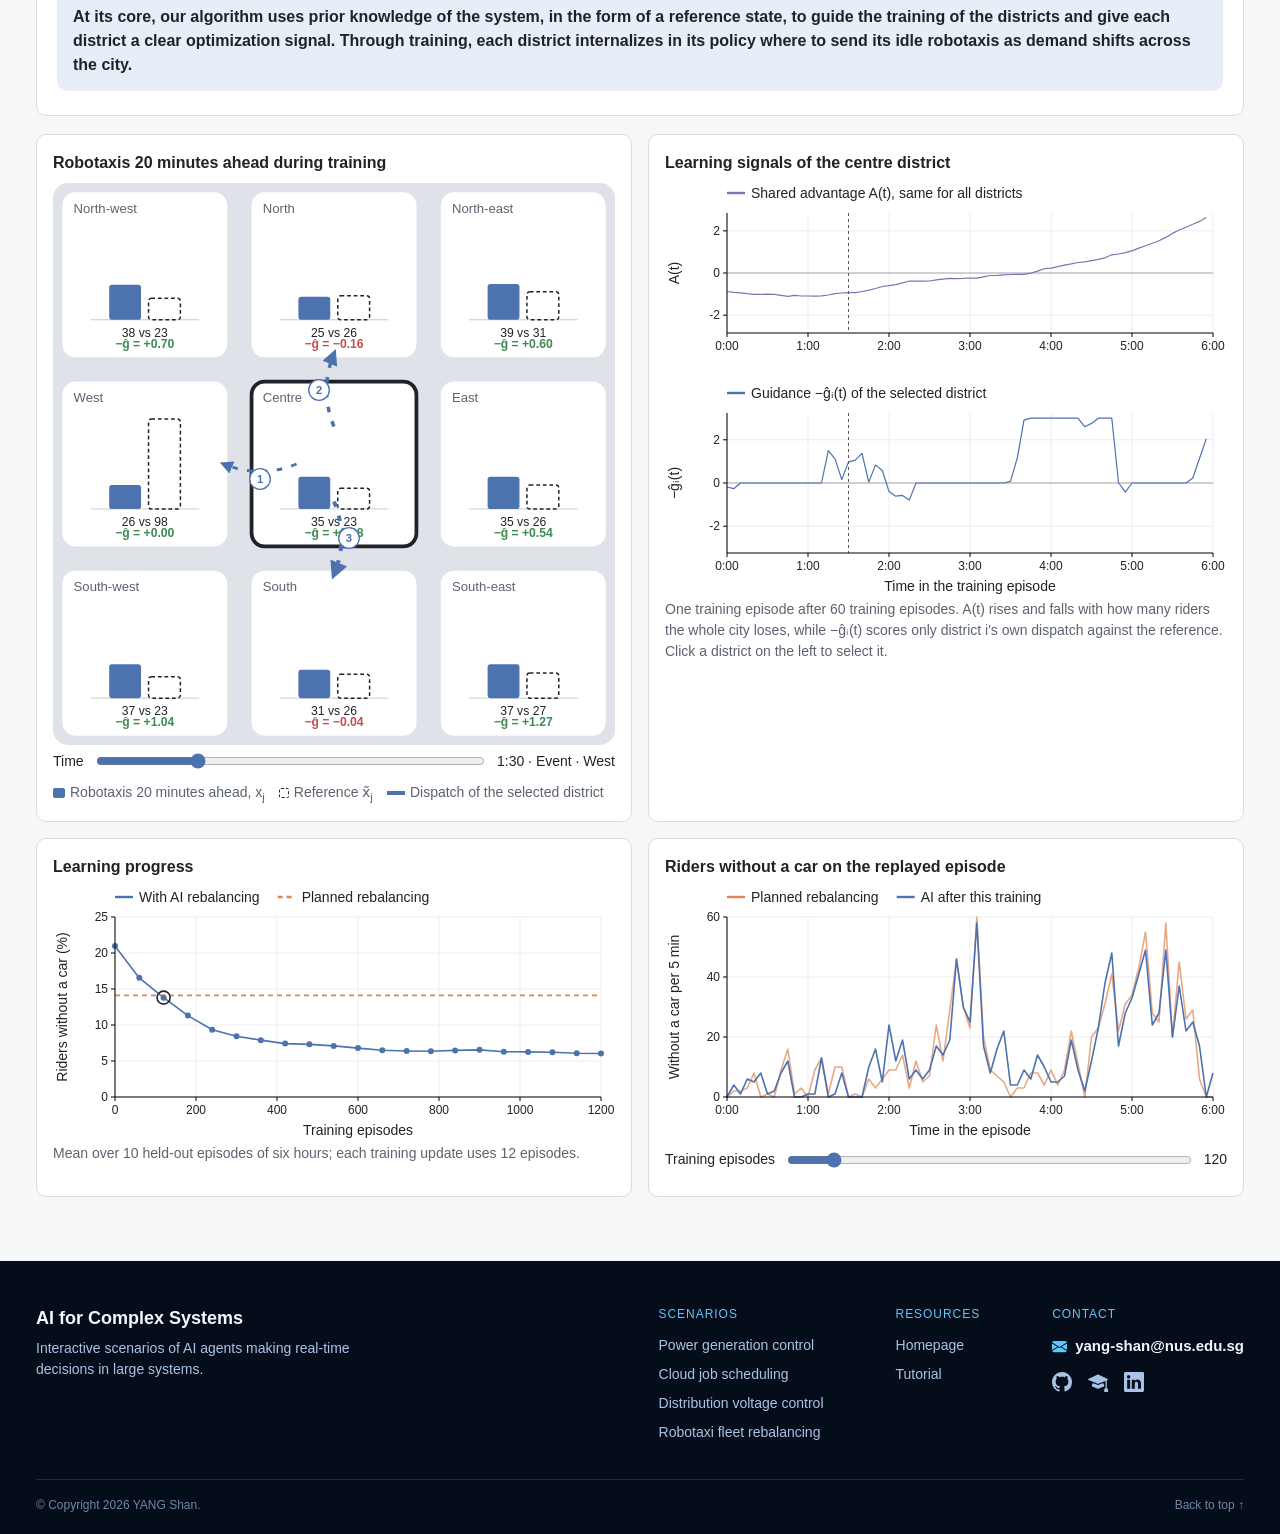
<file: rebalancing.html>
<!doctype html>
<html lang="en">
<head>
  <!-- Google tag (gtag.js) -->
  <script async src="https://www.googletagmanager.com/gtag/js?id=G-F93VYS39NR"></script>
  <script>
    window.dataLayer = window.dataLayer || [];
    function gtag(){dataLayer.push(arguments);}
    gtag('js', new Date());
    gtag('config', 'G-F93VYS39NR');
  </script>
  <meta charset="utf-8">
  <meta name="viewport" content="width=device-width, initial-scale=1">
  <title>Robotaxi Fleet Rebalancing</title>
  <link rel="stylesheet" href="assets/site.css?v=20261101b">
  <script src="assets/i18n-zh.js?v=20261101b"></script>
  <script src="assets/i18n.js?v=20261101b"></script>
  <link rel="icon" href="assets/favicon.svg" type="image/svg+xml">
  <link rel="icon" href="assets/favicon-32.png" type="image/png" sizes="32x32">
  <link rel="apple-touch-icon" href="assets/apple-touch-icon.png">
</head>
<body>
  <script src="assets/layout.js?v=20261101b" data-part="header"></script>

  <main class="page">
    <p class="eyebrow"><a href="index.html">Scenarios</a> / Robotaxi rebalancing</p>
    <h1>AI for Real-Time Rebalancing of Robotaxi Fleets</h1>

    <section class="section card" style="margin-top:18px">
      <h2>Where should the idle robotaxis go?</h2>
      <div class="problem">
        <div id="problem-diagram"></div>
        <div class="spec">
          <div class="goal"><svg class="spec-icon" viewBox="0 0 24 24" aria-hidden="true"><circle cx="12" cy="12" r="9"/><circle cx="12" cy="12" r="5"/><circle cx="12" cy="12" r="1.4"/></svg><div><b>Shared objective</b><p>Find a robotaxi for as many riders as possible, with few empty trips</p></div></div>
          <div><svg class="spec-icon" viewBox="0 0 24 24" aria-hidden="true"><path d="M2 12s3.6-6.5 10-6.5S22 12 22 12s-3.6 6.5-10 6.5S2 12 2 12z"/><circle cx="12" cy="12" r="3"/></svg><div><b>Each district observes</b><p>Idle robotaxis, ride requests, riders without a car and robotaxis on the way, in every district</p></div></div>
          <div><svg class="spec-icon" viewBox="0 0 24 24" aria-hidden="true"><line x1="4" y1="7" x2="20" y2="7"/><line x1="4" y1="17" x2="20" y2="17"/><circle cx="9" cy="7" r="2.4"/><circle cx="15" cy="17" r="2.4"/></svg><div><b>Each district decides</b><p>Where each of its idle robotaxis goes, every 5 minutes</p></div></div>
        </div>
      </div>
    </section>

    <section class="section">
      <div class="intro">
        <h2>Six hours of shifting demand</h2>
        <p class="lead" id="episode-note"></p>
      </div>
    </section>

    <section class="controls" aria-label="Playback controls">
      <button class="primary" id="play" type="button">Start</button>
      <button id="restart" type="button">Restart</button>
      <div class="speed" role="group" aria-label="Playback speed">
        <button type="button" data-speed="1" aria-pressed="false">1×</button>
        <button type="button" data-speed="2" aria-pressed="true">2×</button>
        <button type="button" data-speed="4" aria-pressed="false">4×</button>
        <button type="button" data-speed="8" aria-pressed="false">8×</button>
      </div>
      <input id="time" type="range" min="0" max="72" value="18" step="1" aria-label="Time">
      <output id="clock">0:00</output>
    </section>

    <section class="card timeline-card">
      <div class="pattern-now" id="pattern-now"></div>
      <div id="timeline"></div>
      <p class="note" style="margin:4px 0 0">Bars: riders without a car in each 5 minutes, with planned rebalancing above the line and with AI rebalancing below. Click to jump to a moment.</p>
    </section>

    <section class="grid-2" style="margin-top:16px">
      <article class="card">
        <div class="panel-head"><h2>With planned rebalancing</h2><span class="tag baseline">Fixed plan</span></div>
        <p class="note" style="margin:4px 0 0">Every 5 minutes, idle robotaxis are sent towards district targets planned once from the long-run average demand.</p>
        <div class="kpis" id="kpi-baseline"></div>
        <div class="city" id="city-baseline"></div>
      </article>
      <article class="card">
        <div class="panel-head"><h2>With AI rebalancing</h2><span class="tag dgpg">Adaptive</span></div>
        <p class="note" style="margin:4px 0 0">Every 5 minutes, each district decides where its idle robotaxis go, from what it observes across the city.</p>
        <div class="kpis" id="kpi-dgpg"></div>
        <div class="city" id="city-dgpg"></div>
      </article>
    </section>
    <div class="legend-inline" id="city-legend"></div>
    <p class="lead" id="outcome" style="margin-top:14px"></p>

    <section class="section">
      <div class="intro">
        <h2>How to train such an AI efficiently?</h2>
      </div>
      <div class="card grid-2 scaling">
        <h2 style="grid-column:1/-1;margin:0">Why conventional multi-agent training struggles at scale</h2>
        <div>
          <h3>One agent's share of the shared reward</h3>
          <div id="share-bars"></div>
          <p class="note">Illustration with equal contributions: the blue slice is what agent i's own action causes.</p>
        </div>
        <div>
          <h3>Noise in each agent's learning signal</h3>
          <div id="chart-scaling"></div>
        </div>
      </div>
      <p class="lead" style="margin:12px 0 18px">With conventional multi-agent reinforcement learning, every district learns from the same reward, in which its own effect shrinks as the city grows.</p>
      <div class="card steps">
        <h2 style="margin:12px 0 4px">How our algorithm trains the districts, step by step</h2>
        <p class="steps-lead">Once the demand pattern is known, a fluid model of the fleet tells how many robotaxis each district needs so that departures and arrivals balance everywhere. Since a robotaxi sent now arrives up to 20 minutes later, what matters is where the fleet will be 20 minutes ahead. Could this knowledge be internalized into how the districts are trained?</p>
        <div class="step">
          <span class="step-num">1</span>
          <div class="step-head"><b>Reference</b><span class="step-tag">offline, centralized</span></div>
          <div class="step-body"><div class="step-formula"><math displaystyle="true"><msub><mover accent="true"><mi>x</mi><mo>~</mo></mover><mi>j</mi></msub><mo stretchy="false">(</mo><mi>t</mi><mo stretchy="false">)</mo><mo>=</mo><munder><mo>∑</mo><mi>k</mi></munder><mo stretchy="false">(</mo><msubsup><mi>λ</mi><mrow><mi>k</mi><mi>j</mi></mrow><mi>p</mi></msubsup><mo>+</mo><msubsup><mi>r</mi><mrow><mi>k</mi><mi>j</mi></mrow><mi>p</mi></msubsup><mo stretchy="false">)</mo><mspace width="0.1em"/><msub><mi>τ</mi><mrow><mi>k</mi><mi>j</mi></mrow></msub><mo>+</mo><msub><mi>b</mi><mi>j</mi></msub><mo>,</mo><mspace width="1em"/><mi>p</mi><mo>=</mo><mtext>pattern at&#160;</mtext><mi>t</mi><mo>+</mo><mn>20</mn><mtext>&#160;min</mtext></math></div><p>Robotaxis that should be in or on their way to district j: λ<sup>p</sup> are the ride rates of the pattern, r<sup>p</sup> the empty-car flows that balance every district's departures and arrivals in the fluid model of Pavone et al. (2012), τ the travel times and b<sub>j</sub> an idle buffer.</p></div>
        </div>
        <div class="step">
          <span class="step-num">2</span>
          <div class="step-head"><b>Guidance</b><span class="step-tag">per district</span></div>
          <div class="step-body"><div class="step-formula"><math displaystyle="true"><msub><mi>g</mi><mi>i</mi></msub><mo stretchy="false">(</mo><mi>t</mi><mo stretchy="false">)</mo><mo>=</mo><mfrac><mn>1</mn><mn>2</mn></mfrac><munder><mo>∑</mo><mi>j</mi></munder><msup><mrow><mo>(</mo><mfrac><mrow><msub><mi>x</mi><mi>j</mi></msub><mo stretchy="false">(</mo><mi>t</mi><mo stretchy="false">)</mo><mo>−</mo><msub><mover accent="true"><mi>x</mi><mo>~</mo></mover><mi>j</mi></msub><mo stretchy="false">(</mo><mi>t</mi><mo stretchy="false">)</mo></mrow><mi>s</mi></mfrac><mo>)</mo></mrow><mn>2</mn></msup><mo>−</mo><mfrac><mn>1</mn><mn>2</mn></mfrac><munder><mo>∑</mo><mi>j</mi></munder><msup><mrow><mo>(</mo><mfrac><mrow><msubsup><mi>x</mi><mi>j</mi><mrow><mo>−</mo><mi>i</mi></mrow></msubsup><mo stretchy="false">(</mo><mi>t</mi><mo stretchy="false">)</mo><mo>−</mo><msub><mover accent="true"><mi>x</mi><mo>~</mo></mover><mi>j</mi></msub><mo stretchy="false">(</mo><mi>t</mi><mo stretchy="false">)</mo></mrow><mi>s</mi></mfrac><mo>)</mo></mrow><mn>2</mn></msup></math></div><p>x<sub>j</sub>(t): robotaxis in district j 20 minutes after this dispatch, counting the idle ones kept there and those arriving within 20 minutes; x<sup>−i</sup>: the same had district i kept all its idle robotaxis; s: mean requests per district and 5 minutes. Negative when district i's dispatch brings the fleet closer to the reference.</p></div>
        </div>
        <div class="step">
          <span class="step-num">3</span>
          <div class="step-head"><b>Learning signal</b><span class="step-tag">per district</span></div>
          <div class="step-body"><div class="step-formula"><math displaystyle="true"><msub><mover accent="true"><mi>A</mi><mo>^</mo></mover><mi>i</mi></msub><mo stretchy="false">(</mo><mi>t</mi><mo stretchy="false">)</mo><mo>=</mo><mo stretchy="false">(</mo><mn>1</mn><mo>−</mo><mi>α</mi><mo stretchy="false">)</mo><mspace width="0.2em"/><mi>A</mi><mo stretchy="false">(</mo><mi>t</mi><mo stretchy="false">)</mo><mo>−</mo><mi>α</mi><mspace width="0.2em"/><msub><mover accent="true"><mi>g</mi><mo>^</mo></mover><mi>i</mi></msub><mo stretchy="false">(</mo><mi>t</mi><mo stretchy="false">)</mo></math></div><p>Shared advantage A of the reward r = −(riders without a car + 0.1 × empty robotaxi-steps) / 100, combined with the normalized guidance; α = 0.9.</p></div>
        </div>
        <div class="step">
          <span class="step-num">4</span>
          <div class="step-head"><b>Policy update</b><span class="step-tag">internalizes the reference</span></div>
          <div class="step-body"><div class="step-formula"><math displaystyle="true"><msub><mo>∇</mo><mi>θ</mi></msub><mi>J</mi><mo>≈</mo><munder><mo>∑</mo><mi>t</mi></munder><munder><mo>∑</mo><mi>i</mi></munder><msub><mover accent="true"><mi>A</mi><mo>^</mo></mover><mi>i</mi></msub><mo stretchy="false">(</mo><mi>t</mi><mo stretchy="false">)</mo><munder><mo>∑</mo><mi>j</mi></munder><msub><mi>n</mi><mrow><mi>i</mi><mi>j</mi></mrow></msub><mo stretchy="false">(</mo><mi>t</mi><mo stretchy="false">)</mo><mspace width="0.2em"/><msub><mo>∇</mo><mi>θ</mi></msub><mi>log</mi><mo>⁡</mo><mspace width="0.17em"/><msub><mi>p</mi><mrow><mi>i</mi><mi>j</mi></mrow></msub><mo stretchy="false">(</mo><mi>o</mi><mo stretchy="false">(</mo><mi>t</mi><mo stretchy="false">)</mo><mo stretchy="false">)</mo></math></div><p>District i sends each idle robotaxi to district j with probability p<sub>ij</sub>, and n<sub>ij</sub> robotaxis go there; the reference and the guidance are not needed at run time.</p></div>
        </div>
        <p class="steps-summary">At its core, our algorithm uses prior knowledge of the system, in the form of a reference state, to guide the training of the districts and give each district a clear optimization signal. Through training, each district internalizes in its policy where to send its idle robotaxis as demand shifts across the city.</p>
      </div>

      <div class="grid-2" style="margin-top:18px">
        <div class="card">
          <h3 id="guide-title">Robotaxis 20 minutes ahead during training</h3>
          <div class="city" id="guide-city"></div>
          <div class="slider-row"><span>Time</span><input id="guide-step" type="range" min="0" max="71" value="18"><output id="guide-step-out"></output></div>
          <div class="legend-inline" id="guide-legend"></div>
        </div>
        <div class="card">
          <h3 id="signal-title">Learning signals of one district</h3>
          <div id="chart-signal-reward"></div>
          <div id="chart-signal-guide"></div>
          <p class="note" id="signal-note"></p>
        </div>
      </div>

      <div class="grid-2" style="margin-top:16px">
        <div class="card">
          <h3>Learning progress</h3>
          <div id="chart-curve"></div>
          <p class="note" id="curve-note"></p>
        </div>
        <div class="card">
          <h3>Riders without a car on the replayed episode</h3>
          <div id="chart-progress"></div>
          <div class="slider-row"><span>Training episodes</span><input id="episode" type="range" min="0" max="20" value="2" step="1"><output id="episode-out"></output></div>
        </div>
      </div>
    </section>

  </main>

  <script src="assets/layout.js?v=20261101b" data-part="footer"></script>

  <script src="data/rebalancing.js"></script>
  <script src="data/variance.js"></script>
  <script src="assets/plot.js?v=20261101b"></script>
  <script src="assets/rebalancing.js?v=20261101b"></script>
  <script src="assets/scaling.js?v=20261101b"></script>
</body>
</html>
</file>
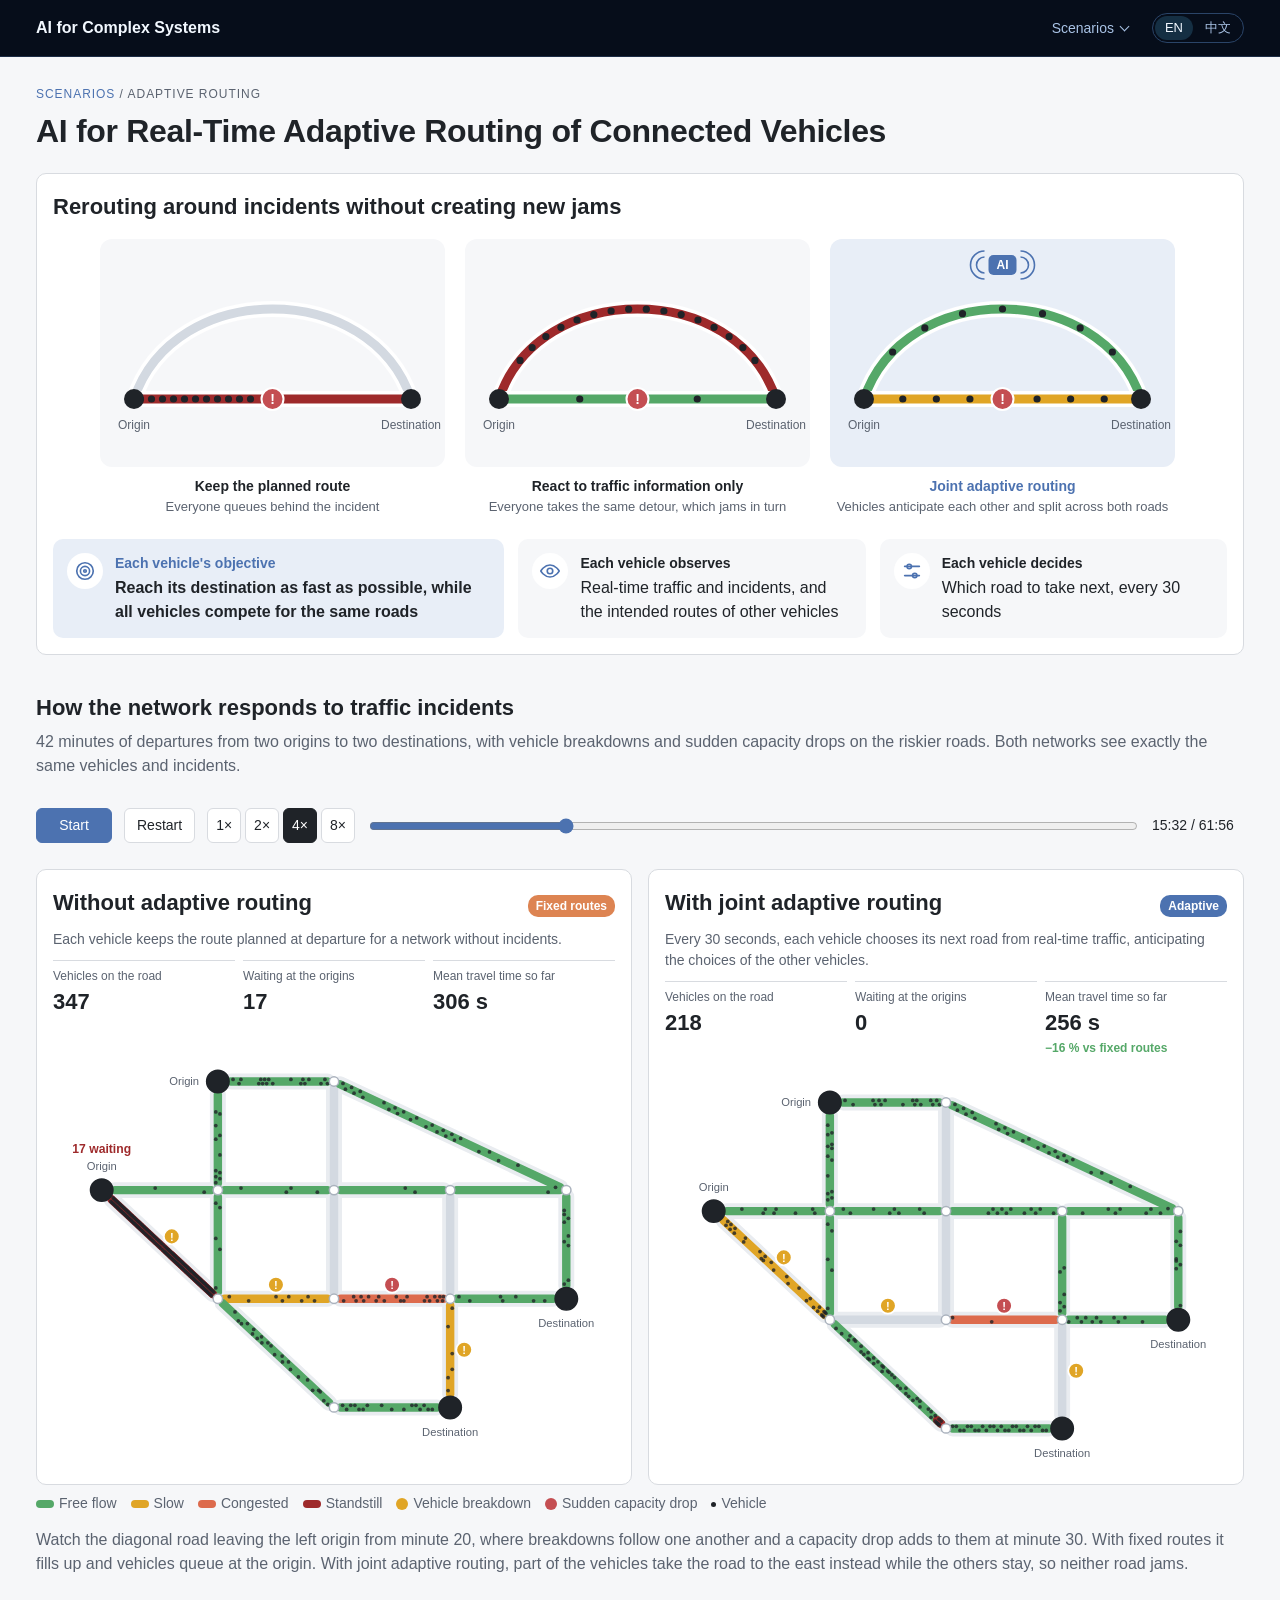
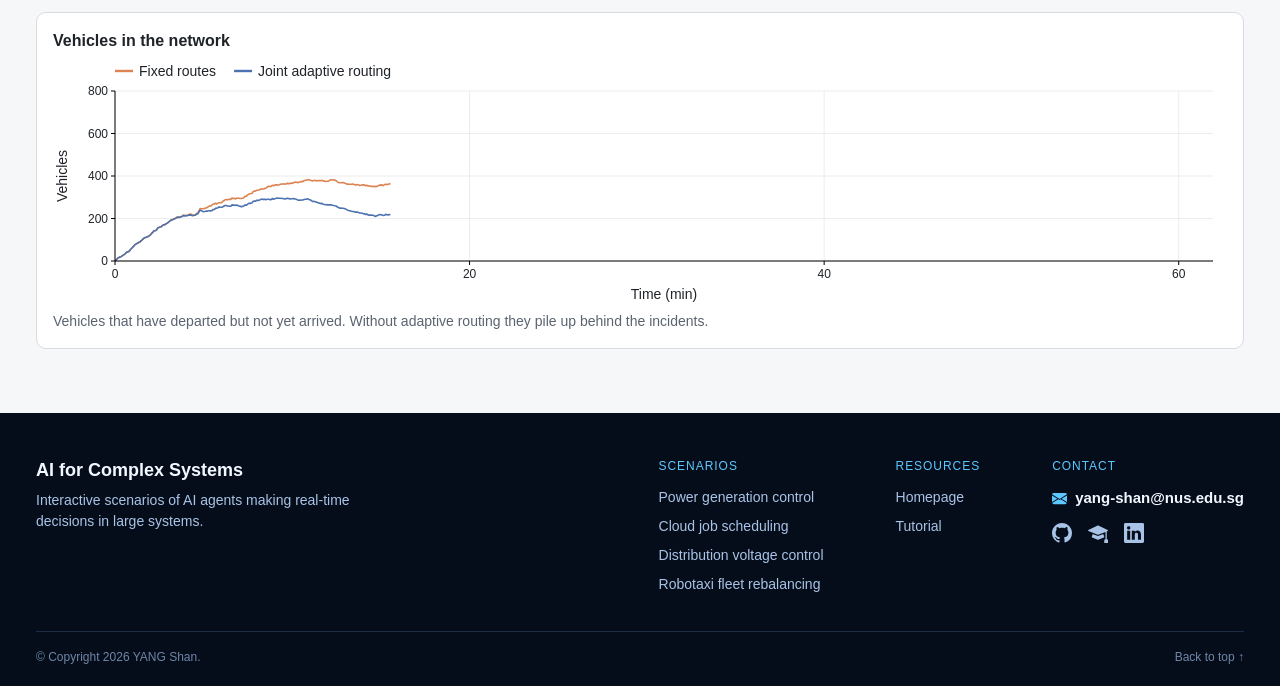
<file: routing.html>
<!doctype html>
<html lang="en">
<head>
  <!-- Google tag (gtag.js) -->
  <script async src="https://www.googletagmanager.com/gtag/js?id=G-F93VYS39NR"></script>
  <script>
    window.dataLayer = window.dataLayer || [];
    function gtag(){dataLayer.push(arguments);}
    gtag('js', new Date());
    gtag('config', 'G-F93VYS39NR');
  </script>
  <meta charset="utf-8">
  <meta name="viewport" content="width=device-width, initial-scale=1">
  <title>Connected Vehicle Adaptive Routing</title>
  <link rel="stylesheet" href="assets/site.css">
  <script src="assets/i18n-zh.js"></script>
  <script src="assets/i18n.js"></script>
  <link rel="icon" href="assets/favicon.svg" type="image/svg+xml">
  <link rel="icon" href="assets/favicon-32.png" type="image/png" sizes="32x32">
  <link rel="apple-touch-icon" href="assets/apple-touch-icon.png">
</head>
<body>
  <script src="assets/layout.js" data-part="header"></script>

  <main class="page">
    <p class="eyebrow"><a href="index.html">Scenarios</a> / Adaptive routing</p>
    <h1>AI for Real-Time Adaptive Routing of Connected Vehicles</h1>

    <section class="section card" style="margin-top:18px">
      <h2>Rerouting around incidents without creating new jams</h2>
      <div class="problem">
        <div id="problem-diagram"></div>
        <div class="spec">
          <div class="goal"><svg class="spec-icon" viewBox="0 0 24 24" aria-hidden="true"><circle cx="12" cy="12" r="9"/><circle cx="12" cy="12" r="5"/><circle cx="12" cy="12" r="1.4"/></svg><div><b>Each vehicle's objective</b><p>Reach its destination as fast as possible, while all vehicles compete for the same roads</p></div></div>
          <div><svg class="spec-icon" viewBox="0 0 24 24" aria-hidden="true"><path d="M2 12s3.6-6.5 10-6.5S22 12 22 12s-3.6 6.5-10 6.5S2 12 2 12z"/><circle cx="12" cy="12" r="3"/></svg><div><b>Each vehicle observes</b><p>Real-time traffic and incidents, and the intended routes of other vehicles</p></div></div>
          <div><svg class="spec-icon" viewBox="0 0 24 24" aria-hidden="true"><line x1="4" y1="7" x2="20" y2="7"/><line x1="4" y1="17" x2="20" y2="17"/><circle cx="9" cy="7" r="2.4"/><circle cx="15" cy="17" r="2.4"/></svg><div><b>Each vehicle decides</b><p>Which road to take next, every 30 seconds</p></div></div>
        </div>
      </div>
    </section>

    <section class="section">
      <div class="intro">
        <h2>How the network responds to traffic incidents</h2>
        <p class="lead" id="episode-note"></p>
      </div>
    </section>

    <section class="controls" aria-label="Playback controls">
      <button class="primary" id="play" type="button">Start</button>
      <button id="restart" type="button">Restart</button>
      <div class="speed" role="group" aria-label="Playback speed">
        <button type="button" data-speed="1" aria-pressed="false">1×</button>
        <button type="button" data-speed="2" aria-pressed="false">2×</button>
        <button type="button" data-speed="4" aria-pressed="true">4×</button>
        <button type="button" data-speed="8" aria-pressed="false">8×</button>
      </div>
      <input id="time" type="range" min="0" max="1" value="0" step="1" aria-label="Time">
      <output id="clock">00:00</output>
    </section>

    <section class="grid-2" style="margin-top:16px">
      <article class="card">
        <div class="panel-head"><h2>Without adaptive routing</h2><span class="tag baseline">Fixed routes</span></div>
        <p class="note" style="margin:4px 0 0">Each vehicle keeps the route planned at departure for a network without incidents.</p>
        <div class="kpis" id="kpi-fixed"></div>
        <div class="road" id="map-fixed"></div>
      </article>
      <article class="card">
        <div class="panel-head"><h2>With joint adaptive routing</h2><span class="tag dgpg">Adaptive</span></div>
        <p class="note" style="margin:4px 0 0">Every 30 seconds, each vehicle chooses its next road from real-time traffic, anticipating the choices of the other vehicles.</p>
        <div class="kpis" id="kpi-adaptive"></div>
        <div class="road" id="map-adaptive"></div>
      </article>
    </section>
    <div class="legend-inline" id="map-legend"></div>
    <p class="lead" id="outcome" style="margin-top:14px"></p>

    <section class="section card">
      <h3>Vehicles in the network</h3>
      <div id="chart-network"></div>
      <p class="note" style="margin:4px 0 0">Vehicles that have departed but not yet arrived. Without adaptive routing they pile up behind the incidents.</p>
    </section>
  </main>

  <script src="assets/layout.js" data-part="footer"></script>

  <script src="data/routing.js"></script>
  <script src="assets/plot.js"></script>
  <script src="assets/routing.js"></script>
</body>
</html>
</file>
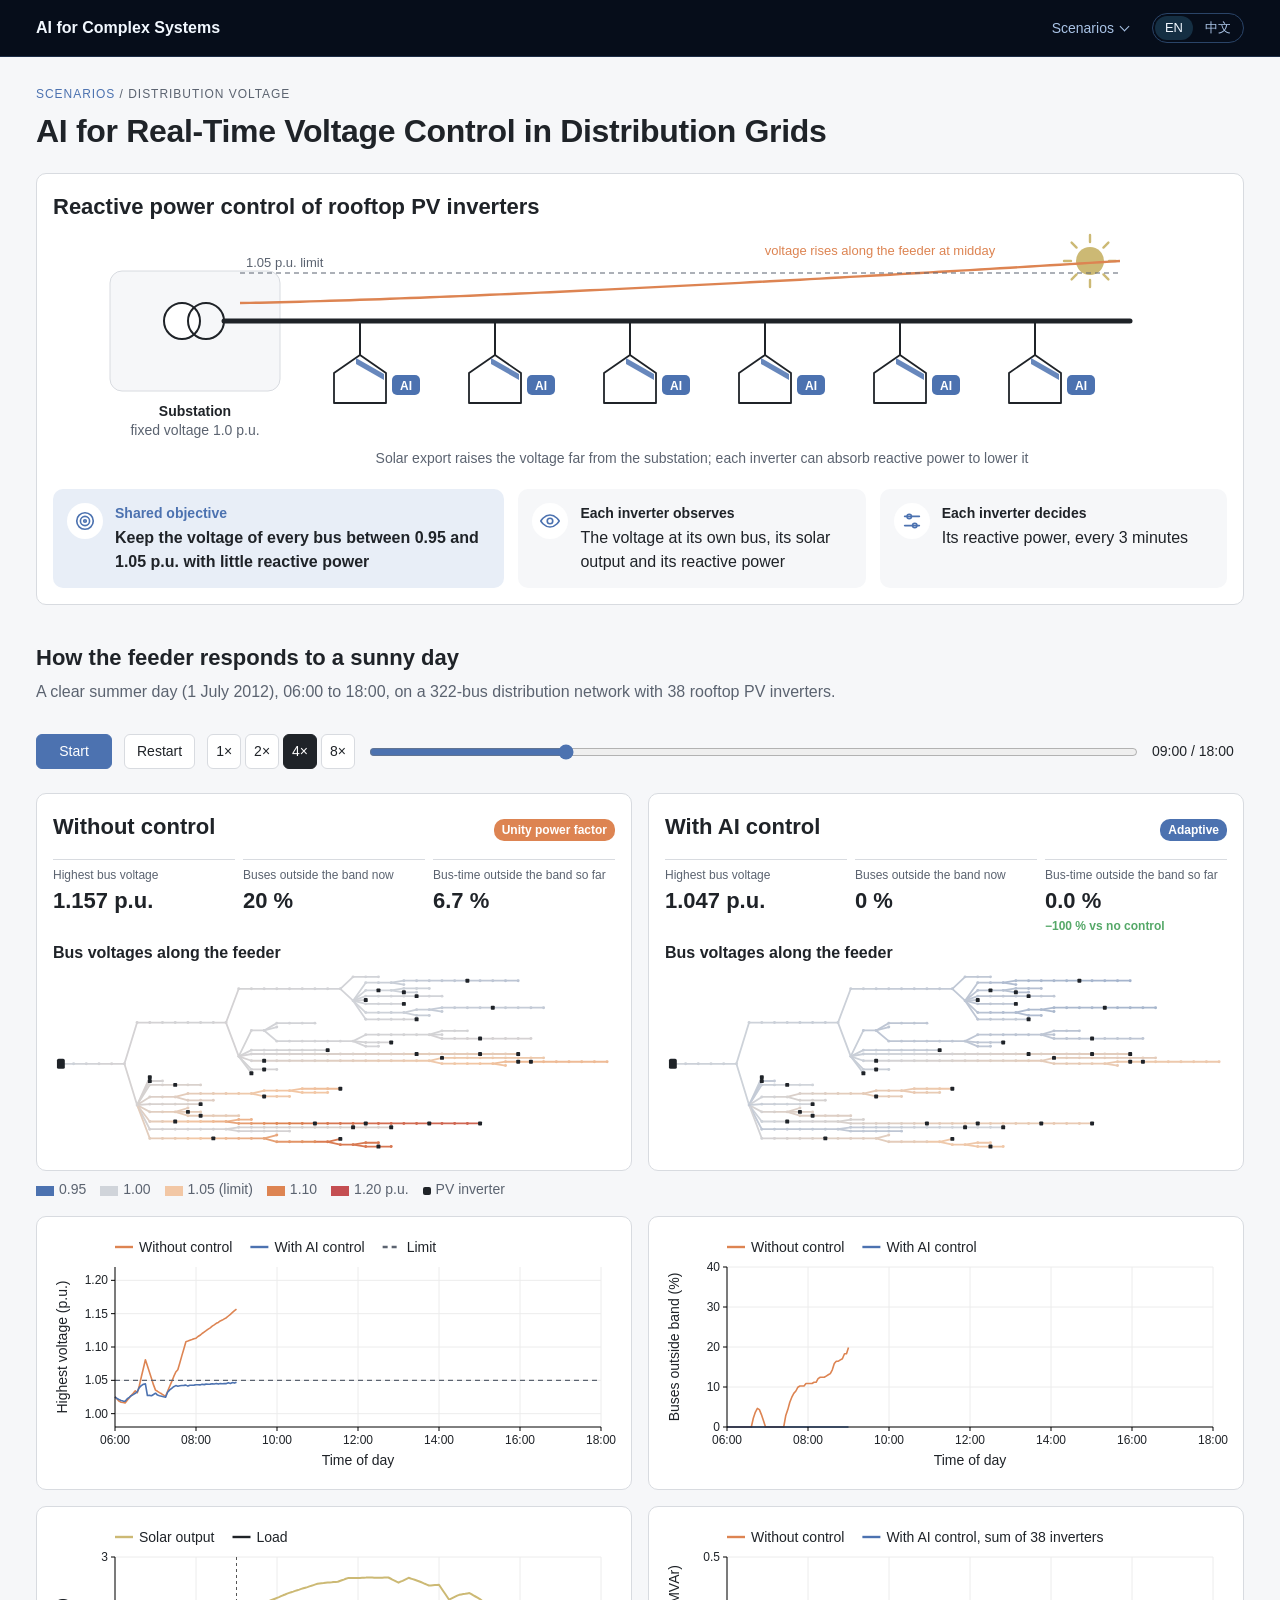
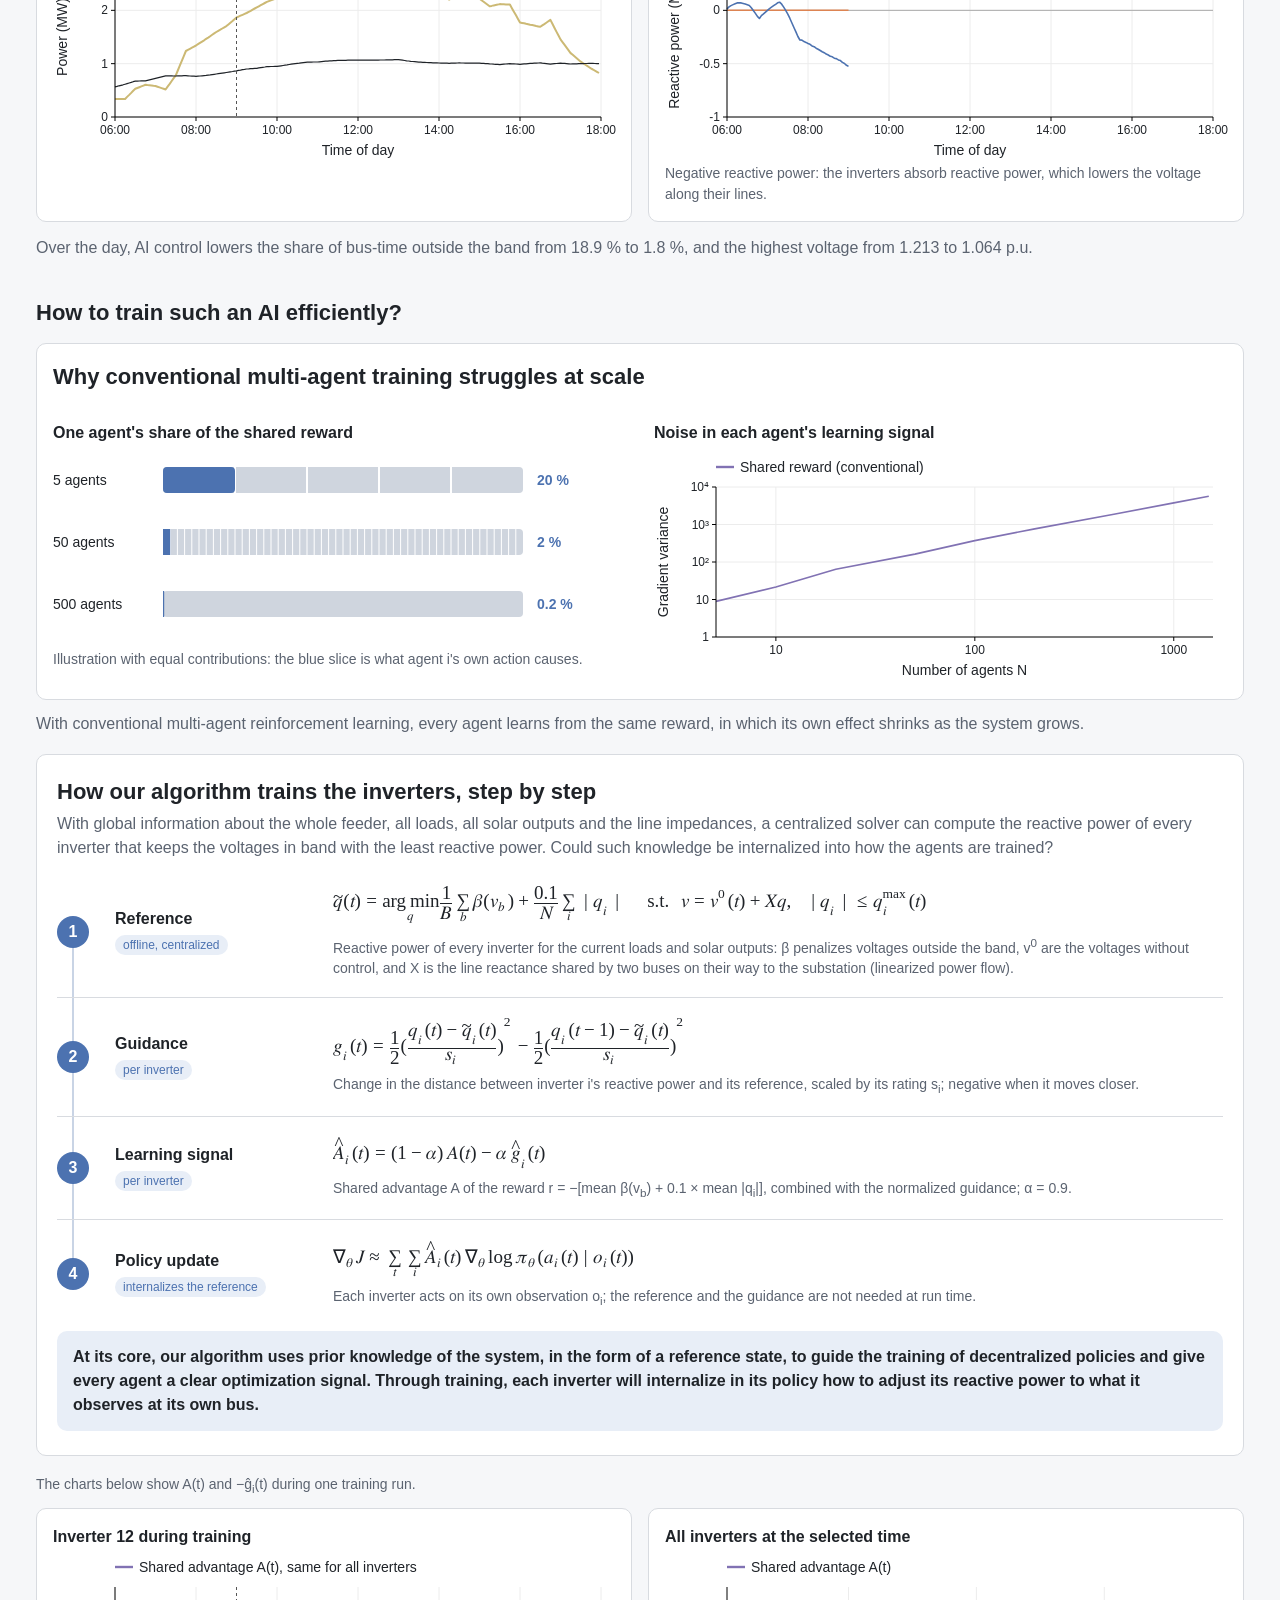
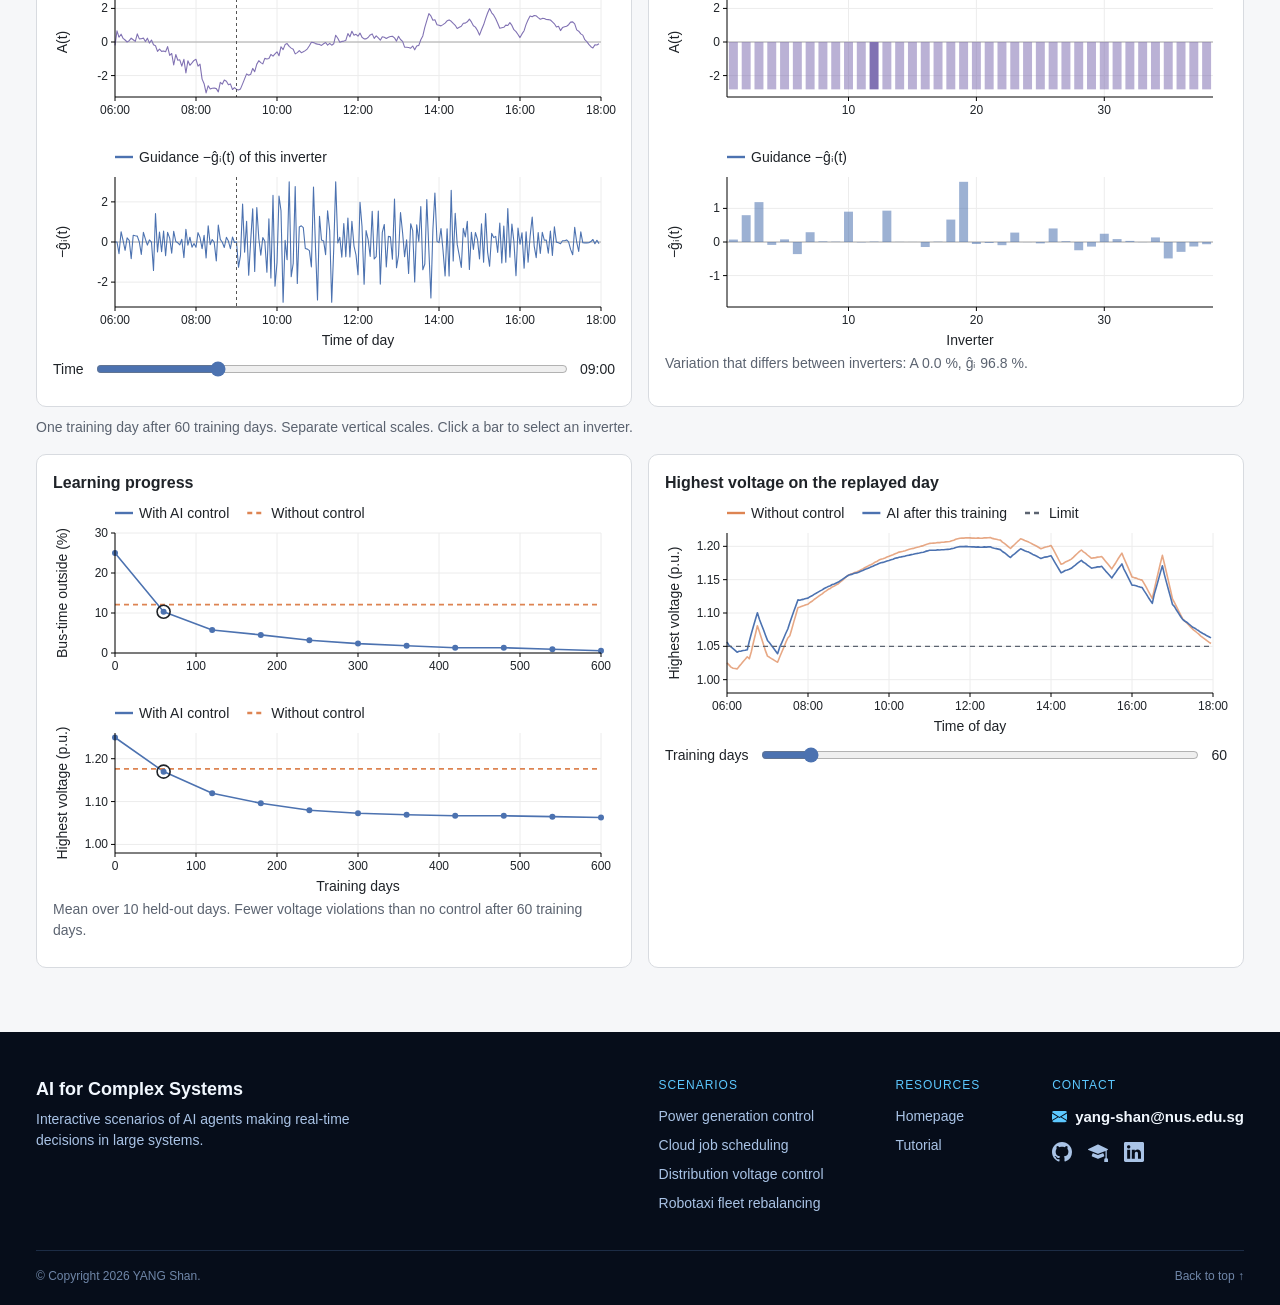
<file: voltage.html>
<!doctype html>
<html lang="en">
<head>
  <!-- Google tag (gtag.js) -->
  <script async src="https://www.googletagmanager.com/gtag/js?id=G-F93VYS39NR"></script>
  <script>
    window.dataLayer = window.dataLayer || [];
    function gtag(){dataLayer.push(arguments);}
    gtag('js', new Date());
    gtag('config', 'G-F93VYS39NR');
  </script>
  <meta charset="utf-8">
  <meta name="viewport" content="width=device-width, initial-scale=1">
  <title>Distribution Voltage Control</title>
  <link rel="stylesheet" href="assets/site.css?v=20261101b">
  <script src="assets/i18n-zh.js?v=20261101b"></script>
  <script src="assets/i18n.js?v=20261101b"></script>
  <link rel="icon" href="assets/favicon.svg" type="image/svg+xml">
  <link rel="icon" href="assets/favicon-32.png" type="image/png" sizes="32x32">
  <link rel="apple-touch-icon" href="assets/apple-touch-icon.png">
</head>
<body>
  <script src="assets/layout.js?v=20261101b" data-part="header"></script>

  <main class="page">
    <p class="eyebrow"><a href="index.html">Scenarios</a> / Distribution voltage</p>
    <h1>AI for Real-Time Voltage Control in Distribution Grids</h1>

    <section class="section card" style="margin-top:18px">
      <h2>Reactive power control of rooftop PV inverters</h2>
      <div class="problem">
        <div id="problem-diagram"></div>
        <div class="spec">
          <div class="goal"><svg class="spec-icon" viewBox="0 0 24 24" aria-hidden="true"><circle cx="12" cy="12" r="9"/><circle cx="12" cy="12" r="5"/><circle cx="12" cy="12" r="1.4"/></svg><div><b>Shared objective</b><p>Keep the voltage of every bus between 0.95 and 1.05 p.u. with little reactive power</p></div></div>
          <div><svg class="spec-icon" viewBox="0 0 24 24" aria-hidden="true"><path d="M2 12s3.6-6.5 10-6.5S22 12 22 12s-3.6 6.5-10 6.5S2 12 2 12z"/><circle cx="12" cy="12" r="3"/></svg><div><b>Each inverter observes</b><p>The voltage at its own bus, its solar output and its reactive power</p></div></div>
          <div><svg class="spec-icon" viewBox="0 0 24 24" aria-hidden="true"><line x1="4" y1="7" x2="20" y2="7"/><line x1="4" y1="17" x2="20" y2="17"/><circle cx="9" cy="7" r="2.4"/><circle cx="15" cy="17" r="2.4"/></svg><div><b>Each inverter decides</b><p>Its reactive power, every 3 minutes</p></div></div>
        </div>
      </div>
    </section>

    <section class="section">
      <div class="intro">
        <h2>How the feeder responds to a sunny day</h2>
        <p class="lead" id="day-note"></p>
      </div>
    </section>

    <section class="controls" aria-label="Playback controls">
      <button class="primary" id="play" type="button">Start</button>
      <button id="restart" type="button">Restart</button>
      <div class="speed" role="group" aria-label="Playback speed">
        <button type="button" data-speed="1" aria-pressed="false">1×</button>
        <button type="button" data-speed="2" aria-pressed="false">2×</button>
        <button type="button" data-speed="4" aria-pressed="true">4×</button>
        <button type="button" data-speed="8" aria-pressed="false">8×</button>
      </div>
      <input id="time" type="range" min="0" max="239" value="60" step="1" aria-label="Time">
      <output id="clock">06:00</output>
    </section>

    <section class="grid-2">
      <article class="card">
        <div class="panel-head"><h2>Without control</h2><span class="tag baseline">Unity power factor</span></div>
        <div class="kpis" id="kpi-baseline"></div>
        <h3>Bus voltages along the feeder</h3>
        <div id="map-baseline"></div>
      </article>
      <article class="card">
        <div class="panel-head"><h2>With AI control</h2><span class="tag dgpg">Adaptive</span></div>
        <div class="kpis" id="kpi-dgpg"></div>
        <h3>Bus voltages along the feeder</h3>
        <div id="map-dgpg"></div>
      </article>
    </section>
    <div class="legend-inline" id="map-legend"></div>
    <section class="grid-2" style="margin-top:16px">
      <div class="card" id="chart-vmax"></div>
      <div class="card" id="chart-outside"></div>
      <div class="card" id="chart-pv"></div>
      <div class="card"><div id="chart-q"></div><p class="note" style="margin:0">Negative reactive power: the inverters absorb reactive power, which lowers the voltage along their lines.</p></div>
    </section>
    <p class="lead" id="outcome" style="margin-top:14px"></p>

    <section class="section">
      <div class="intro">
        <h2>How to train such an AI efficiently?</h2>
      </div>
      <div class="card grid-2 scaling">
        <h2 style="grid-column:1/-1;margin:0">Why conventional multi-agent training struggles at scale</h2>
        <div>
          <h3>One agent's share of the shared reward</h3>
          <div id="share-bars"></div>
          <p class="note">Illustration with equal contributions: the blue slice is what agent i's own action causes.</p>
        </div>
        <div>
          <h3>Noise in each agent's learning signal</h3>
          <div id="chart-scaling"></div>
        </div>
      </div>
      <p class="lead" style="margin:12px 0 18px">With conventional multi-agent reinforcement learning, every agent learns from the same reward, in which its own effect shrinks as the system grows.</p>
      <div class="card steps">
        <h2 style="margin:12px 0 4px">How our algorithm trains the inverters, step by step</h2>
        <p class="steps-lead">With global information about the whole feeder, all loads, all solar outputs and the line impedances, a centralized solver can compute the reactive power of every inverter that keeps the voltages in band with the least reactive power. Could such knowledge be internalized into how the agents are trained?</p>
        <div class="step">
          <span class="step-num">1</span>
          <div class="step-head"><b>Reference</b><span class="step-tag">offline, centralized</span></div>
          <div class="step-body"><div class="step-formula"><math displaystyle="true"><mover accent="true"><mi>q</mi><mo>~</mo></mover><mo stretchy="false">(</mo><mi>t</mi><mo stretchy="false">)</mo><mo>=</mo><munder><mrow><mi>arg</mi><mspace width="0.2em"/><mi>min</mi></mrow><mi>q</mi></munder><mfrac><mn>1</mn><mi>B</mi></mfrac><munder><mo>∑</mo><mi>b</mi></munder><mi>β</mi><mo stretchy="false">(</mo><msub><mi>v</mi><mi>b</mi></msub><mo stretchy="false">)</mo><mo>+</mo><mfrac><mn>0.1</mn><mi>N</mi></mfrac><munder><mo>∑</mo><mi>i</mi></munder><mo stretchy="false">|</mo><msub><mi>q</mi><mi>i</mi></msub><mo stretchy="false">|</mo><mspace width="1.2em"/><mtext>s.t.</mtext><mspace width="0.6em"/><mi>v</mi><mo>=</mo><msup><mi>v</mi><mn>0</mn></msup><mo stretchy="false">(</mo><mi>t</mi><mo stretchy="false">)</mo><mo>+</mo><mi>X</mi><mi>q</mi><mo>,</mo><mspace width="0.6em"/><mo stretchy="false">|</mo><msub><mi>q</mi><mi>i</mi></msub><mo stretchy="false">|</mo><mo>≤</mo><msubsup><mi>q</mi><mi>i</mi><mi>max</mi></msubsup><mo stretchy="false">(</mo><mi>t</mi><mo stretchy="false">)</mo></math></div><p>Reactive power of every inverter for the current loads and solar outputs: β penalizes voltages outside the band, v<sup>0</sup> are the voltages without control, and X is the line reactance shared by two buses on their way to the substation (linearized power flow).</p></div>
        </div>
        <div class="step">
          <span class="step-num">2</span>
          <div class="step-head"><b>Guidance</b><span class="step-tag">per inverter</span></div>
          <div class="step-body"><div class="step-formula"><math displaystyle="true"><msub><mi>g</mi><mi>i</mi></msub><mo stretchy="false">(</mo><mi>t</mi><mo stretchy="false">)</mo><mo>=</mo><mfrac><mn>1</mn><mn>2</mn></mfrac><msup><mrow><mo>(</mo><mfrac><mrow><msub><mi>q</mi><mi>i</mi></msub><mo stretchy="false">(</mo><mi>t</mi><mo stretchy="false">)</mo><mo>−</mo><msub><mover accent="true"><mi>q</mi><mo>~</mo></mover><mi>i</mi></msub><mo stretchy="false">(</mo><mi>t</mi><mo stretchy="false">)</mo></mrow><msub><mi>s</mi><mi>i</mi></msub></mfrac><mo>)</mo></mrow><mn>2</mn></msup><mo>−</mo><mfrac><mn>1</mn><mn>2</mn></mfrac><msup><mrow><mo>(</mo><mfrac><mrow><msub><mi>q</mi><mi>i</mi></msub><mo stretchy="false">(</mo><mi>t</mi><mo>−</mo><mn>1</mn><mo stretchy="false">)</mo><mo>−</mo><msub><mover accent="true"><mi>q</mi><mo>~</mo></mover><mi>i</mi></msub><mo stretchy="false">(</mo><mi>t</mi><mo stretchy="false">)</mo></mrow><msub><mi>s</mi><mi>i</mi></msub></mfrac><mo>)</mo></mrow><mn>2</mn></msup></math></div><p>Change in the distance between inverter i's reactive power and its reference, scaled by its rating s<sub>i</sub>; negative when it moves closer.</p></div>
        </div>
        <div class="step">
          <span class="step-num">3</span>
          <div class="step-head"><b>Learning signal</b><span class="step-tag">per inverter</span></div>
          <div class="step-body"><div class="step-formula"><math displaystyle="true"><msub><mover accent="true"><mi>A</mi><mo>^</mo></mover><mi>i</mi></msub><mo stretchy="false">(</mo><mi>t</mi><mo stretchy="false">)</mo><mo>=</mo><mo stretchy="false">(</mo><mn>1</mn><mo>−</mo><mi>α</mi><mo stretchy="false">)</mo><mspace width="0.2em"/><mi>A</mi><mo stretchy="false">(</mo><mi>t</mi><mo stretchy="false">)</mo><mo>−</mo><mi>α</mi><mspace width="0.2em"/><msub><mover accent="true"><mi>g</mi><mo>^</mo></mover><mi>i</mi></msub><mo stretchy="false">(</mo><mi>t</mi><mo stretchy="false">)</mo></math></div><p>Shared advantage A of the reward r = −[mean β(v<sub>b</sub>) + 0.1 × mean |q<sub>i</sub>|], combined with the normalized guidance; α = 0.9.</p></div>
        </div>
        <div class="step">
          <span class="step-num">4</span>
          <div class="step-head"><b>Policy update</b><span class="step-tag">internalizes the reference</span></div>
          <div class="step-body"><div class="step-formula"><math displaystyle="true"><msub><mo>∇</mo><mi>θ</mi></msub><mi>J</mi><mo>≈</mo><munder><mo>∑</mo><mi>t</mi></munder><munder><mo>∑</mo><mi>i</mi></munder><msub><mover accent="true"><mi>A</mi><mo>^</mo></mover><mi>i</mi></msub><mo stretchy="false">(</mo><mi>t</mi><mo stretchy="false">)</mo><mspace width="0.2em"/><msub><mo>∇</mo><mi>θ</mi></msub><mi>log</mi><mo>⁡</mo><mspace width="0.17em"/><msub><mi>π</mi><mi>θ</mi></msub><mo stretchy="false">(</mo><msub><mi>a</mi><mi>i</mi></msub><mo stretchy="false">(</mo><mi>t</mi><mo stretchy="false">)</mo><mo stretchy="false">|</mo><msub><mi>o</mi><mi>i</mi></msub><mo stretchy="false">(</mo><mi>t</mi><mo stretchy="false">)</mo><mo stretchy="false">)</mo></math></div><p>Each inverter acts on its own observation o<sub>i</sub>; the reference and the guidance are not needed at run time.</p></div>
        </div>
        <p class="steps-summary">At its core, our algorithm uses prior knowledge of the system, in the form of a reference state, to guide the training of decentralized policies and give every agent a clear optimization signal. Through training, each inverter will internalize in its policy how to adjust its reactive power to what it observes at its own bus.</p>
      </div>
      <p class="note" style="margin:18px 0 10px">The charts below show A(t) and −ĝ<sub>i</sub>(t) during one training run.</p>
      <div class="grid-2">
        <div class="card">
          <h3 id="signal-title">One inverter during training</h3>
          <div id="chart-signal-reward"></div>
          <div id="chart-signal-guide"></div>
          <div class="slider-row"><span>Time</span><input id="signal-step" type="range" min="0" max="239" value="60"><output id="signal-step-out"></output></div>
        </div>
        <div class="card">
          <h3>All inverters at the selected time</h3>
          <div id="chart-bars-reward"></div>
          <div id="chart-bars-guide"></div>
          <p class="note" id="spread-note"></p>
        </div>
      </div>
      <p class="note" style="margin-top:10px" id="signal-note"></p>

      <div class="grid-2" style="margin-top:16px">
        <div class="card">
          <h3>Learning progress</h3>
          <div id="chart-curve-outside"></div>
          <div id="chart-curve-vmax"></div>
          <p class="note" id="curve-note"></p>
        </div>
        <div class="card">
          <h3>Highest voltage on the replayed day</h3>
          <div id="chart-progress"></div>
          <div class="slider-row"><span>Training days</span><input id="episode" type="range" min="0" max="10" value="1" step="1"><output id="episode-out"></output></div>
        </div>
      </div>
    </section>

  </main>

  <script src="assets/layout.js?v=20261101b" data-part="footer"></script>

  <script src="data/voltage.js"></script>
  <script src="data/variance.js"></script>
  <script src="assets/plot.js?v=20261101b"></script>
  <script src="assets/voltage.js?v=20261101b"></script>
  <script src="assets/scaling.js?v=20261101b"></script>
</body>
</html>
</file>
<file: assets/site.css>
:root {
  /* Type scale (Material Design 3 baseline): 32 / 22 / 16 / 14 / 12 px. */
  --blue: #4C72B0;
  --orange: #DD8452;
  --green: #55A868;
  --red: #C44E52;
  --purple: #8172B3;
  --gray: #8C8C8C;
  --ink: #1f2328;
  --muted: #5b6370;
  --line: #d8dbe0;
  --grid: #ececec;
  --panel: #ffffff;
  --page: #f6f7f9;
  --bar: #b9c3d3;
  /* Chinese text falls back to the system CJK fonts. */
  --font: Helvetica, Arial, "PingFang SC", "Hiragino Sans GB", "Microsoft YaHei", "Noto Sans CJK SC", "Noto Sans SC", sans-serif;
  font-family: var(--font);
  color: var(--ink);
}

* { box-sizing: border-box; }

body {
  margin: 0;
  background: var(--page);
  font-size: 16px;
  line-height: 1.5;
}

.page {
  max-width: 1240px;
  margin: 0 auto;
  padding: 28px 16px 64px;
}

a { color: var(--blue); text-decoration: none; }
a:hover { text-decoration: underline; }

h1 { font-size: 32px; margin: 4px 0 8px; letter-spacing: -0.01em; }
h2 { font-size: 22px; margin: 0 0 6px; }
h3 { font-size: 16px; margin: 0 0 4px; }
p { margin: 0 0 10px; }

.eyebrow {
  font-size: 12px;
  letter-spacing: 0.08em;
  text-transform: uppercase;
  color: var(--muted);
  margin: 0;
}

.lead { font-size: 16px; color: var(--muted); }
.note { font-size: 14px; color: var(--muted); }

.card {
  background: var(--panel);
  border: 1px solid var(--line);
  border-radius: 10px;
  padding: 16px;
}

.section { margin-top: 36px; }
.section > .intro { margin-bottom: 14px; }

.grid-2 { display: grid; grid-template-columns: 1fr 1fr; gap: 16px; }
.grid-3 { display: grid; grid-template-columns: repeat(3, 1fr); gap: 16px; }

@media (max-width: 860px) {
  .grid-2, .grid-3 { grid-template-columns: 1fr; }
}

.chips {
  display: grid;
  grid-template-columns: repeat(4, 1fr);
  gap: 10px;
  margin-top: 16px;
}
@media (max-width: 860px) { .chips { grid-template-columns: 1fr 1fr; } }
.chip {
  background: var(--panel);
  border: 1px solid var(--line);
  border-radius: 8px;
  padding: 10px 12px;
  font-size: 14px;
}
.chip b { display: block; font-size: 12px; letter-spacing: 0.06em; text-transform: uppercase; color: var(--muted); margin-bottom: 2px; }

.controls {
  display: flex;
  flex-wrap: wrap;
  align-items: center;
  gap: 12px;
  margin: 20px 0 14px;
  padding: 10px 0;
}
.controls input[type=range] { flex: 1; min-width: 160px; accent-color: var(--blue); }
.controls output { font-variant-numeric: tabular-nums; min-width: 92px; font-size: 14px; }

button {
  font: inherit;
  font-size: 14px;
  border: 1px solid var(--line);
  background: var(--panel);
  color: var(--ink);
  border-radius: 6px;
  padding: 6px 12px;
  cursor: pointer;
}
button.primary { background: var(--blue); border-color: var(--blue); color: #fff; min-width: 76px; }
button[aria-pressed=true] { background: var(--ink); color: #fff; border-color: var(--ink); }
.speed { display: flex; gap: 4px; }
.speed button { padding: 6px 8px; }

.panel-head { display: flex; justify-content: space-between; align-items: baseline; gap: 8px; }
.tag { font-size: 12px; font-weight: bold; padding: 2px 8px; border-radius: 10px; color: #fff; white-space: nowrap; }
.tag.baseline { background: var(--orange); }
.tag.dgpg { background: var(--blue); }

.kpis { display: grid; grid-template-columns: repeat(3, 1fr); gap: 8px; margin: 10px 0 6px; }
.kpi { border-top: 1px solid var(--line); padding-top: 6px; }
.kpi span { display: block; font-size: 12px; color: var(--muted); }
.kpi strong { font-size: 22px; font-variant-numeric: tabular-nums; }

svg { display: block; width: 100%; height: auto; overflow: visible; }
svg text { font-family: var(--font); fill: var(--ink); }
.axis-label { font-size: 14px; }
.tick-label { font-size: 12px; }
.legend-label { font-size: 14px; }
.fleet .tile { cursor: pointer; }
.fleet .tile:hover rect.frame { stroke: var(--ink); }

.legend-inline { display: flex; flex-wrap: wrap; gap: 14px; font-size: 14px; color: var(--muted); margin-top: 8px; }
.legend-inline i { display: inline-block; width: 14px; height: 3px; vertical-align: middle; margin-right: 5px; }

.formula { font-size: 16px; background: #f0f2f5; border-radius: 6px; padding: 8px 12px; display: inline-block; margin: 4px 0 10px; }

.scenario-card { display: grid; grid-template-columns: 220px 1fr; gap: 18px; align-items: center; color: inherit; }
.scenario-card:hover { text-decoration: none; border-color: var(--blue); }
@media (max-width: 640px) { .scenario-card { grid-template-columns: 1fr; } }
.enter { display: inline-block; margin-top: 8px; font-weight: bold; color: var(--blue); }

.slider-row { display: flex; align-items: center; gap: 10px; margin: 6px 0 10px; font-size: 14px; }
.slider-row input { flex: 1; accent-color: var(--blue); }

.problem { margin-top: 8px; }
.spec { display: grid; grid-template-columns: 1.3fr 1fr 1fr; gap: 14px; margin-top: 18px; }
@media (max-width: 860px) { .spec { grid-template-columns: 1fr; } }
.spec > div { display: grid; grid-template-columns: 36px 1fr; gap: 12px; align-items: start; padding: 14px; border-radius: 10px; background: var(--page); }
.spec b { display: block; font-size: 14px; margin-bottom: 2px; }
.spec p { margin: 0; font-size: 16px; }
.spec-icon { width: 36px; height: 36px; padding: 7px; border-radius: 50%; background: #fff; fill: none; stroke: var(--blue); stroke-width: 1.8; stroke-linecap: round; stroke-linejoin: round; }
.spec > div.goal { background: #e8eef7; }
.spec .goal b { color: var(--blue); }
.spec .goal p { font-weight: bold; }
.kpi em.delta { display: block; font-style: normal; font-size: 12px; font-weight: bold; color: var(--green); }
.kpi em.delta.worse { color: var(--muted); }
.steps { padding: 8px 20px; }
.step { position: relative; display: grid; grid-template-columns: 40px 200px 1fr; gap: 18px; align-items: center; padding: 18px 0; border-top: 1px solid var(--line); }
.step:first-of-type { border-top: none; }
.step-num { width: 32px; height: 32px; border-radius: 50%; background: var(--blue); color: #fff; font-weight: bold; display: grid; place-items: center; z-index: 1; }
.step:not(:last-of-type)::before { content: ""; position: absolute; left: 15px; top: 50%; height: 100%; border-left: 2px solid #c9d4e5; }
.step-head b { display: block; font-size: 16px; }
.step-tag { display: inline-block; margin-top: 4px; font-size: 12px; color: var(--blue); background: #e8eef7; border-radius: 10px; padding: 1px 8px; }
.step-body { min-width: 0; }
/* A formula wider than the column scrolls sideways instead of being cut off. */
.step-formula { overflow-x: auto; overflow-y: hidden; padding: 2px 0 4px; -webkit-overflow-scrolling: touch; }
.step-body math { font-size: 19px; }
.step-body p { margin: 6px 0 0; font-size: 14px; color: var(--muted); }
@media (max-width: 860px) { .step { grid-template-columns: 40px 1fr; } .step-body { grid-column: 2; } }
@media (max-width: 640px) {
  .steps { padding: 4px 14px; } .step { grid-template-columns: 32px 1fr; gap: 12px; } .step-body math { font-size: 16px; }
  /* Keep the problem diagram legible: it scrolls sideways instead of shrinking to fit. */
  #problem-diagram { overflow-x: auto; overflow-y: hidden; -webkit-overflow-scrolling: touch; }
  #problem-diagram svg { min-width: 720px; }
}
.more-right { -webkit-mask-image: linear-gradient(to right, #000 calc(100% - 40px), transparent); mask-image: linear-gradient(to right, #000 calc(100% - 40px), transparent); }
.scaling { gap: 28px; align-items: start; }
.scaling h3 { margin-bottom: 8px; }
.steps-lead { margin: 0 0 6px; color: var(--muted); }
.steps-summary { margin: 4px 0 16px; padding: 14px 16px; border-radius: 10px; background: #e8eef7; font-weight: bold; }

/* Overview page */
.hero { position: relative; min-height: 520px; overflow: hidden; background: #060d1a; display: flex; align-items: center; }
.hero-art { position: absolute; inset: 0; }
.hero-art svg { width: 100%; height: 100%; }
.hero-text { position: relative; max-width: 1240px; width: 100%; margin: 0 auto; padding: 0 16px; }
.hero-text > * { max-width: 680px; }
.hero-text h1 { color: #f2f8ff; font-size: 44px; line-height: 1.15; margin: 8px 0 14px; }
.hero-text p { color: #a9c3e6; font-size: 18px; margin: 0; }
.hero-text .hero-eyebrow { color: #5cc8ff; font-size: 13px; letter-spacing: 0.12em; text-transform: uppercase; }
@media (max-width: 860px) { .hero-text h1 { font-size: 32px; } }
.pulse { animation: pulse 2.6s ease-in-out infinite; }
@keyframes pulse { 0%, 100% { opacity: 0.35; } 50% { opacity: 1; } }
.flow { stroke-dasharray: 6 10; animation: flow 1.6s linear infinite; }
@keyframes flow { to { stroke-dashoffset: -32; } }
@media (prefers-reduced-motion: reduce) { .pulse, .flow { animation: none; } }

.scenarios { margin-top: 12px; }
.scenario { display: grid; grid-template-columns: 200px 1fr; gap: 18px; align-items: center; color: inherit; }
.scenario:hover, .more-scenarios:hover { text-decoration: none; border-color: var(--blue); }
.scenario-thumb svg { border-radius: 8px; }
.scenario h3 { font-size: 18px; margin-bottom: 6px; }
.scenario .note { margin-bottom: 6px; }
@media (max-width: 640px) { .scenario, .more-scenarios { grid-template-columns: 1fr; } }
.more-scenarios { display: grid; grid-template-columns: 200px 1fr; gap: 18px; align-items: center; margin-top: 16px; }
.scenario-thumb.small svg { max-height: 110px; }
.tutorial { display: flex; justify-content: space-between; align-items: center; gap: 20px; flex-wrap: wrap; padding: 24px; color: #e8f4ff; background: linear-gradient(120deg, #0b1d36, #13345f); border: none; }
.tutorial .eyebrow { color: #5cc8ff; }
.tutorial h2 { color: #f2f8ff; }
.tutorial .note { color: #a9c3e6; margin: 0; }
.tutorial > div:first-child { flex: 1 1 480px; min-width: 0; }
.tutorial-links { display: flex; gap: 10px; flex-wrap: wrap; flex: none; }
.tutorial + .tutorial { margin-top: 16px; }
.pill { display: inline-block; padding: 8px 16px; border-radius: 20px; border: 1px solid #5cc8ff; color: #e8f4ff; font-size: 14px; font-weight: bold; }
.pill:hover { background: rgba(92, 200, 255, 0.15); text-decoration: none; }

.site-footer { background: #060d1a; color: #a9c3e6; font-size: 14px; padding: 44px 0 20px; }
.site-footer a { color: #a9c3e6; }
.site-footer a:hover { color: #f2f8ff; text-decoration: none; }
.footer-inner { max-width: 1240px; margin: 0 auto; padding: 0 16px; display: grid; grid-template-columns: 1fr auto auto auto; gap: 72px; }
.footer-brand p { margin: 0 0 6px; max-width: 360px; }
.footer-title { color: #f2f8ff; font-size: 18px; font-weight: bold; }
.site-footer .footer-email { display: inline-flex; align-items: center; gap: 8px; color: #f2f8ff; font-size: 15px; font-weight: bold; white-space: nowrap; }
.site-footer .footer-email:hover { color: #5cc8ff; }
.footer-email svg { width: 15px; height: 15px; fill: #5cc8ff; flex: none; }
.footer-icons { display: flex; gap: 16px; margin-top: 6px; }
.footer-icons svg { width: 20px; height: 20px; fill: currentColor; display: block; }
.footer-col { display: flex; flex-direction: column; gap: 8px; }
.footer-head { margin: 0 0 4px; color: #5cc8ff; font-size: 12px; letter-spacing: 0.08em; text-transform: uppercase; }
.footer-bottom { max-width: 1208px; width: calc(100% - 32px); margin: 36px auto 0; padding-top: 16px; border-top: 1px solid #1c2c45; display: flex; justify-content: space-between; gap: 16px; flex-wrap: wrap; font-size: 12px; color: #6f86a8; }
.footer-bottom a { color: #6f86a8; }
@media (max-width: 960px) { .footer-inner { gap: 40px; } }
@media (max-width: 640px) { .footer-inner { grid-template-columns: 1fr 1fr; gap: 24px; } .footer-brand, .footer-contact { grid-column: 1 / -1; } }
body:has(> .site-footer) { min-height: 100vh; display: flex; flex-direction: column; }
body:has(> .site-footer) > main { flex: 1; width: 100%; }

.site-header { position: sticky; top: 0; z-index: 10; background: #060d1a; border-bottom: 1px solid #1c2c45; }
.header-inner { max-width: 1240px; margin: 0 auto; padding: 0 16px; height: 56px; display: flex; align-items: center; justify-content: space-between; gap: 16px; }
.header-brand { color: #f2f8ff; font-weight: bold; font-size: 16px; white-space: nowrap; }
.header-brand:hover { color: #fff; text-decoration: none; }
.header-nav { display: flex; align-items: center; gap: 24px; font-size: 14px; }
.header-nav > a, .nav-menu summary { color: #a9c3e6; white-space: nowrap; cursor: pointer; }
.header-nav > a:hover, .nav-menu summary:hover, .nav-menu[open] summary { color: #f2f8ff; text-decoration: none; }
.nav-menu { position: relative; }
.nav-menu summary { list-style: none; }
.nav-menu summary::-webkit-details-marker { display: none; }
.nav-menu summary::after { content: ""; display: inline-block; width: 6px; height: 6px; margin-left: 7px; border-right: 1.5px solid currentColor; border-bottom: 1.5px solid currentColor; transform: translateY(-3px) rotate(45deg); }
.nav-menu[open] summary::after { transform: translateY(0) rotate(-135deg); }
.nav-menu-list { position: absolute; right: 0; top: calc(100% + 14px); min-width: 240px; max-height: 70vh; overflow-y: auto; padding: 6px; background: #0b1d36; border: 1px solid #1c2c45; border-radius: 10px; box-shadow: 0 10px 28px rgba(0, 0, 0, 0.35); display: flex; flex-direction: column; }
.nav-menu-list a { color: #a9c3e6; padding: 8px 12px; border-radius: 6px; white-space: nowrap; }
.nav-menu-list a:hover { background: rgba(92, 200, 255, 0.12); color: #f2f8ff; text-decoration: none; }
.nav-menu-list a[aria-current=page] { color: #f2f8ff; background: rgba(92, 200, 255, 0.18); }
.nav-menu-list .nav-menu-all { margin-top: 4px; padding-top: 10px; border-top: 1px solid #1c2c45; border-radius: 0 0 6px 6px; color: #5cc8ff; }
@media (max-width: 640px) { .header-nav { gap: 18px; } .nav-menu-list { right: -60px; } }

/* Language switch: EN / 中文, in the header and at the top right of the overview hero. */
html.i18n-pending body { visibility: hidden; }
.lang-switch { display: inline-flex; gap: 2px; padding: 2px; border: 1px solid #2a4468; border-radius: 16px; }
.lang-switch button { border: 0; border-radius: 14px; background: transparent; color: #a9c3e6; font-size: 13px; line-height: 1.4; padding: 3px 10px; white-space: nowrap; }
.lang-switch button:hover { color: #f2f8ff; }
.lang-switch button[aria-pressed=true] { background: rgba(92, 200, 255, 0.18); color: #f2f8ff; cursor: default; }
.lang-switch button:focus-visible { outline: 2px solid #5cc8ff; outline-offset: 1px; }
.hero-lang { position: absolute; top: 0; left: 0; right: 0; z-index: 1; max-width: 1240px; margin: 0 auto; padding: 18px 16px 0; display: flex; justify-content: flex-end; pointer-events: none; }
.hero-lang .lang-switch { pointer-events: auto; background: rgba(6, 13, 26, 0.6); }
/* On narrow screens only the other language is offered. */
@media (max-width: 640px) { .lang-switch button[aria-pressed=true] { display: none; } .lang-switch button { padding: 3px 8px; } }
@media (max-width: 460px) {
  .header-nav { gap: 14px; flex: none; }
  .header-brand { min-width: 0; overflow: hidden; text-overflow: ellipsis; }
}

/* Robotaxi rebalancing page */
.timeline-card { margin-top: 16px; padding-bottom: 10px; }
.pattern-now { display: flex; flex-wrap: wrap; align-items: baseline; gap: 10px; margin-bottom: 8px; font-size: 16px; }
.pattern-now .note { margin: 0; }
.pattern-dot { display: inline-block; width: 12px; height: 12px; border-radius: 50%; align-self: center; }
.city svg { max-width: 600px; margin: 8px auto 0; }
.road svg { max-width: 600px; margin: 8px auto 0; }
#problem-diagram svg { max-width: 560px; }
</file>
